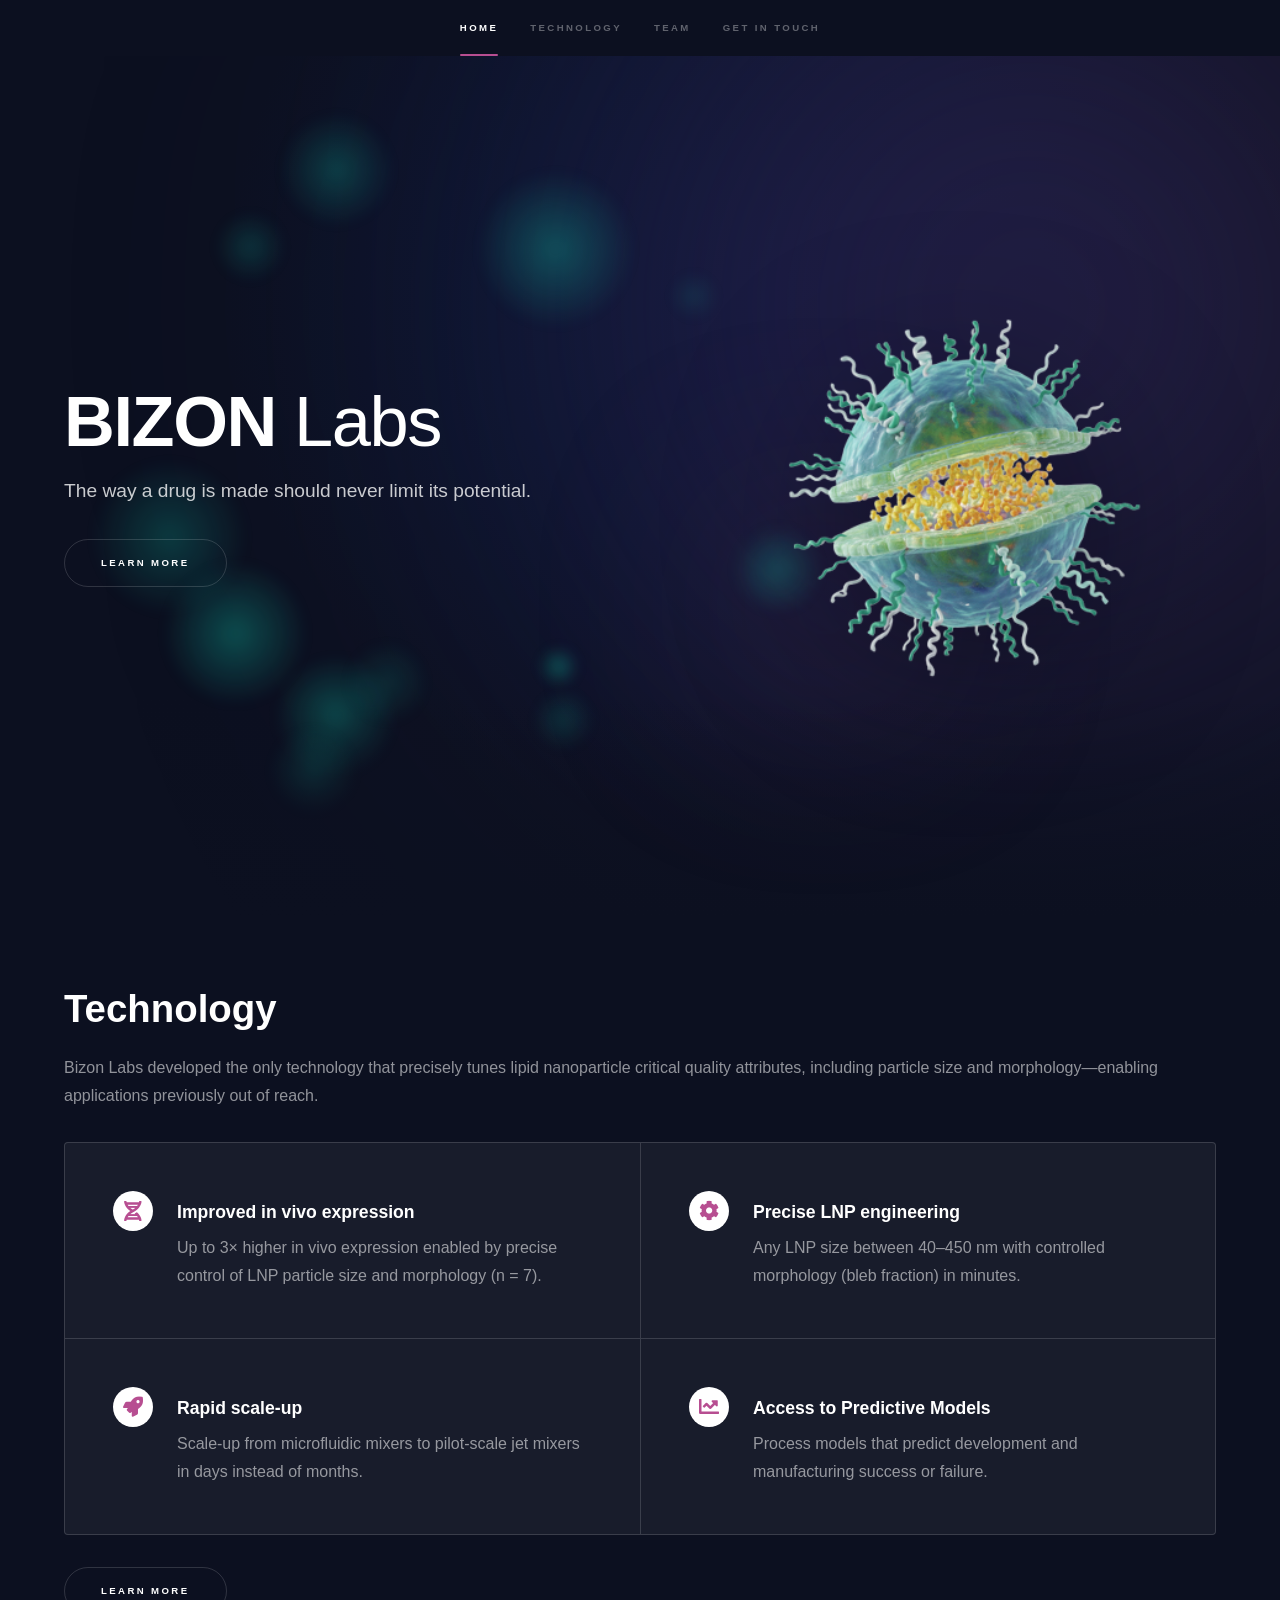
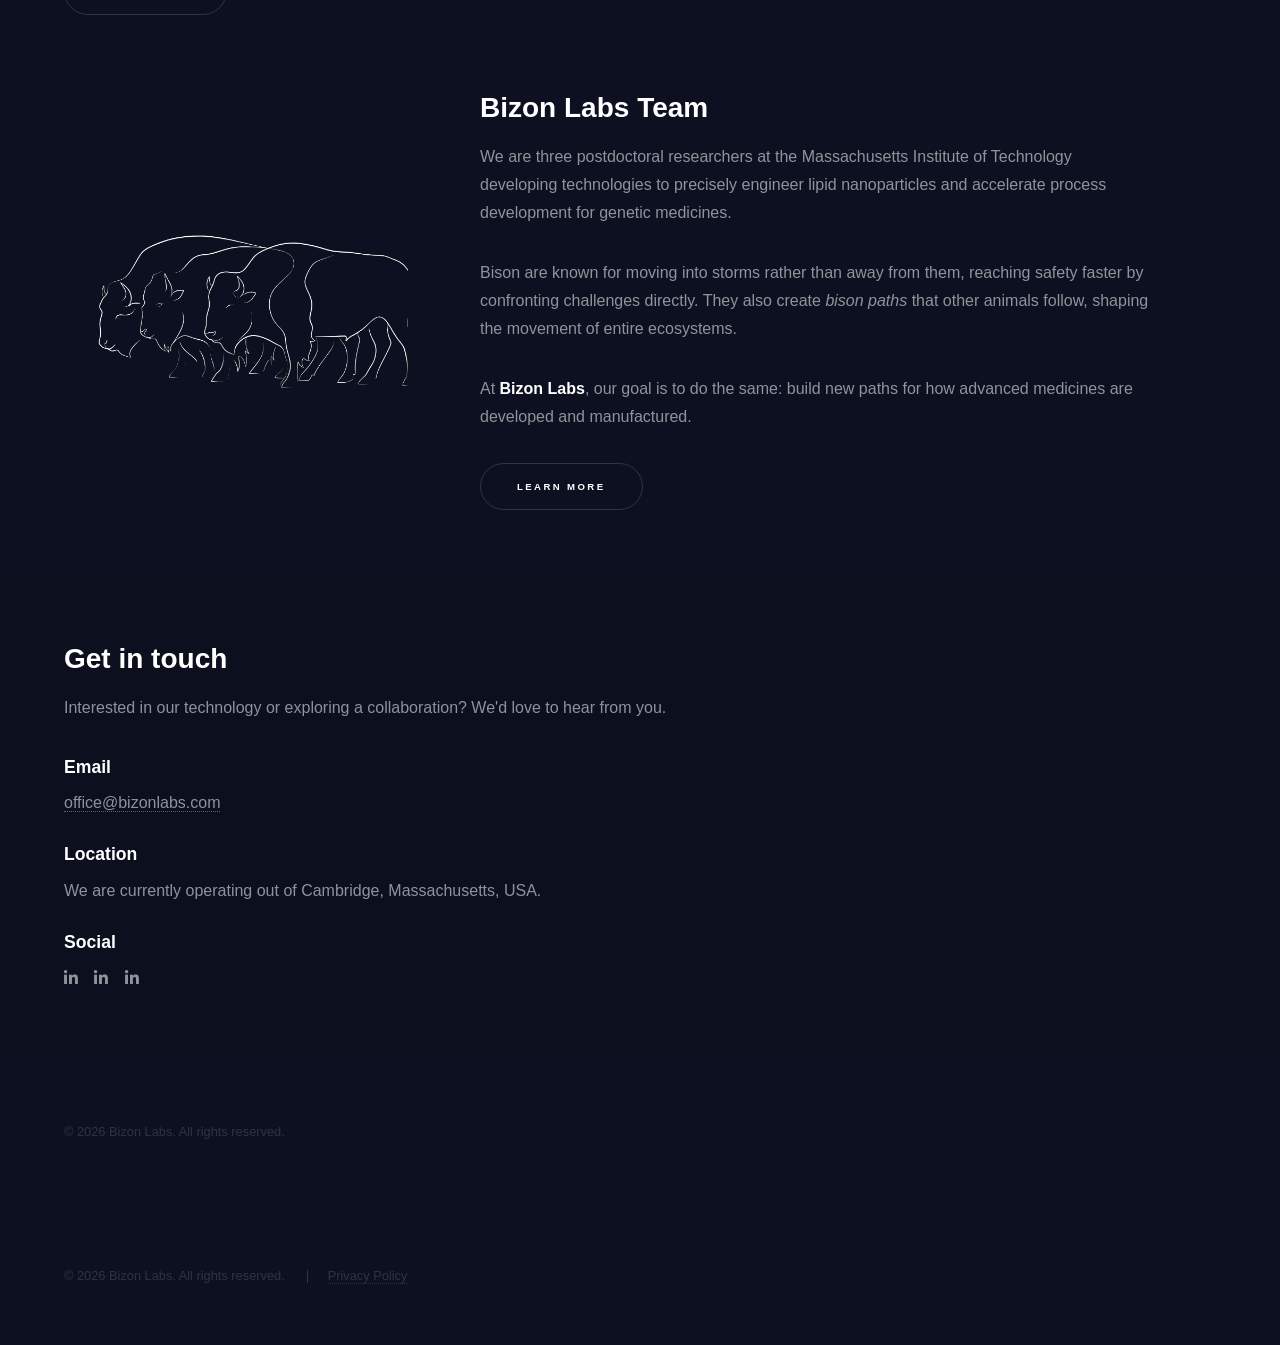
<file: index.html>
<!DOCTYPE HTML>

<html>
	<head>
		<title>Bizon Labs</title>
		<meta charset="utf-8" />
		<meta name="viewport" content="width=device-width, initial-scale=1, user-scalable=no" />
		<link rel="stylesheet" href="assets/css/main.css" />
		<noscript><link rel="stylesheet" href="assets/css/noscript.css" /></noscript>
	</head>
	<body class="is-preload">

		
		<!-- Sidebar -->
			<section id="sidebar">
				<div class="inner">
					<nav>
						<ul>
							<li><a href="#intro">Home</a></li>
							<li><a href="#one">Technology</a></li>
							<li><a href="#two">Team</a></li>
							<li><a href="#three">Get in touch</a></li>
						</ul>
					</nav>
				</div>
			</section>

		<!-- Wrapper -->
			<div id="wrapper">

				<!-- Intro -->
				<!-- Intro -->
				<section id="intro" class="wrapper style1 fullscreen fade-up">
					    <canvas id="particles" style="position:absolute;inset:0;width:100%;height:100%;pointer-events:none;z-index:0;"></canvas>
					
					<div class="inner hero">

						<div class="hero-copy">
							<h1><span class="brand">BIZON</span> Labs</h1>
							<p>The way a drug is made should never limit its potential.</p>
							<ul class="actions">
								<li><a href="#one" class="button scrolly">Learn more</a></li>
							</ul>
						</div>

						<div class="hero-visual">
							<img src="images/LNP.png" alt="Lipid nanoparticle illustration">
						</div>

					</div>
				</section>

					<!-- Two -->
					<section id="one" class="wrapper style3 fade-up">
						<div class="inner">
							<h2>Technology</h2>
							<p>Bizon Labs developed the only technology that precisely tunes lipid nanoparticle critical quality attributes, including particle size and morphology—enabling applications previously out of reach.</p>
							<div class="features">
								<section>
									<span class="icon solid major fa-dna"></span>
									<h3>Improved in vivo expression</h3>
    								<p>Up to 3× higher in vivo expression enabled by precise control of LNP particle size and morphology (n = 7).</p>
								</section>
								<section>
									<span class="icon solid major fa-cog"></span>
									<h3>Precise LNP engineering</h3>
  									<p>Any LNP size between 40–450 nm with controlled morphology (bleb fraction) in minutes.</p>
								</section>
								<section>
									<span class="icon solid major fa-rocket"></span>
									<h3>Rapid scale-up</h3>
    								<p>Scale-up from microfluidic mixers to pilot-scale jet mixers in days instead of months.</p>
								</section>
								<section>
									<span class="icon solid major fa-chart-line"></span>
									<h3>Access to Predictive Models</h3>
									<p>Process models that predict development and manufacturing success or failure.</p>								</section>
							</div>
							<ul class="actions">
								<li><a href="generic.html" class="button">Learn more</a></li>
							</ul>
						</div>
					</section>

				<!-- One -->
					<section id="two" class="wrapper style2 spotlights">
						<section>
							<a href="#" class="image"><img src="images/pic_bisons.png" alt="" data-position="center center" /></a>
							<div class="content">
								<div class="inner">
									<h2><span class="brand">Bizon</span> Labs Team</h2>
									<p>We are three postdoctoral researchers at the Massachusetts Institute of Technology developing technologies to precisely engineer lipid nanoparticles and accelerate process development for genetic medicines.</p>
									
									<p>
Bison are known for moving into storms rather than away from them, reaching safety faster by confronting challenges directly. They also create <em>bison paths</em> that other animals follow, shaping the movement of entire ecosystems.
</p>

<p>
At <strong>Bizon Labs</strong>, our goal is to do the same: build new paths for how advanced medicines are developed and manufactured.
</p>
									<ul class="actions">
										<li><a href="team.html" class="button">Learn more</a></li>
									</ul>
								</div>
							</div>
						</section>
						<!-- <section>
							<a href="#" class="image"><img src="images/pic03.jpg" alt="" data-position="25% 25%" /></a>
							<div class="content">
								<div class="inner">
									<h2>Ultricies aliquam</h2>
									<p>Phasellus convallis elit id ullamcorper pulvinar. Duis aliquam turpis mauris, eu ultricies erat malesuada quis. Aliquam dapibus.</p>
									<ul class="actions">
										<li><a href="generic.html" class="button">Learn more</a></li>
									</ul>
								</div>
							</div>
						</section>
					</section> -->

				

				<!-- Three -->
					<section id="three" class="wrapper style1 fade-up">
						<div class="inner">
    <h2>Get in touch</h2>
    <p>
        Interested in our technology or exploring a collaboration?
        We'd love to hear from you.
    </p>

    <ul class="contact">
        <li>
            <h3>Email</h3>
            <a href="mailto:office@bizonlabs.com">office@bizonlabs.com</a>
        </li>

        <li>
            <h3>Location</h3>
            <span>We are currently operating out of Cambridge, Massachusetts, USA. </span>
        </li>

        <li>
            <h3>Social</h3>
            <ul class="icons">
               <li><a href="" class="icon brands fa-linkedin-in"><span class="label">LinkedIn</span></a></li>
			   <li><a href="" class="icon brands fa-linkedin-in"><span class="label">LinkedIn</span></a></li>
			   <li><a href="" class="icon brands fa-linkedin-in"><span class="label">LinkedIn</span></a></li>

                <!-- <li><a href="https://github.com" class="icon brands fa-github"><span class="label">GitHub</span></a></li> -->
            </ul>
        </li>
    </ul>
</div>
					</section>

			</div>

		<!-- Footer -->
			<footer id="footer" class="wrapper style1-alt">
				<div class="inner">
					<ul class="menu">
						<li>&copy; 2026 Bizon Labs. All rights reserved.</li><li></a></li>
					</ul>
				</div>
			</footer>

		<!-- Scripts -->
			<script src="assets/js/jquery.min.js"></script>
			<script src="assets/js/jquery.scrollex.min.js"></script>
			<script src="assets/js/jquery.scrolly.min.js"></script>
			<script src="assets/js/browser.min.js"></script>
			<script src="assets/js/breakpoints.min.js"></script>
			<script src="assets/js/util.js"></script>
			<script src="assets/js/main.js"></script>


			<script>
const canvas = document.getElementById('particles');
const ctx    = canvas.getContext('2d');
let   W, H, lnps = [];

function resize() {
    W = canvas.width  = canvas.parentElement.offsetWidth;
    H = canvas.height = canvas.parentElement.offsetHeight;
}
function initLNPs(n) {
    lnps = [];
    for (let i = 0; i < n; i++) {
        lnps.push({
            x:  Math.random() * (W * 0.8) + (W * 0.1),
			y:  Math.random() * (H * 0.8) + (H * 0.1),
            r:  Math.random() * 60 + 20,
            vx: (Math.random() - .5) * .3,
            vy: (Math.random() - .5) * .18,
            a:  Math.random() * .25 + .1
        });
    }
}

function draw() {
    ctx.clearRect(0, 0, W, H);
    lnps.forEach(l => {
        l.x += l.vx; l.y += l.vy;
        if (l.x < -50)  l.x = W + 50;
        if (l.x > W+50) l.x = -50;
        if (l.y < -50)  l.y = H + 50;
        if (l.y > H+50) l.y = -50;

        ctx.save();
        ctx.filter = 'blur(6px)';
        const grad = ctx.createRadialGradient(l.x, l.y, 0, l.x, l.y, l.r);
        grad.addColorStop(0,   `rgba(14,207,176,${l.a})`);
        grad.addColorStop(0.5, `rgba(14,207,176,${l.a * .5})`);
        grad.addColorStop(1,   `rgba(14,207,176,0)`);
        ctx.beginPath();
        ctx.arc(l.x, l.y, l.r, 0, Math.PI * 2);
        ctx.fillStyle = grad;
        ctx.fill();
        ctx.restore();
    });
    requestAnimationFrame(draw);
}

if (window.innerWidth > 768) {
    window.addEventListener('resize', () => { resize(); initLNPs(12); });
    window.addEventListener('load', () => {
        resize();
        initLNPs(12);
        draw();
    });
}
</script>


<footer id="footer" class="wrapper style1-alt">
	<div class="inner">
		<ul class="menu">
			<li>&copy; 2026 Bizon Labs. All rights reserved.</li>
            <li><a href="privacy.html">Privacy Policy</a></li>
		</ul>
	</div>
</footer>


	</body>
</html>
</file>
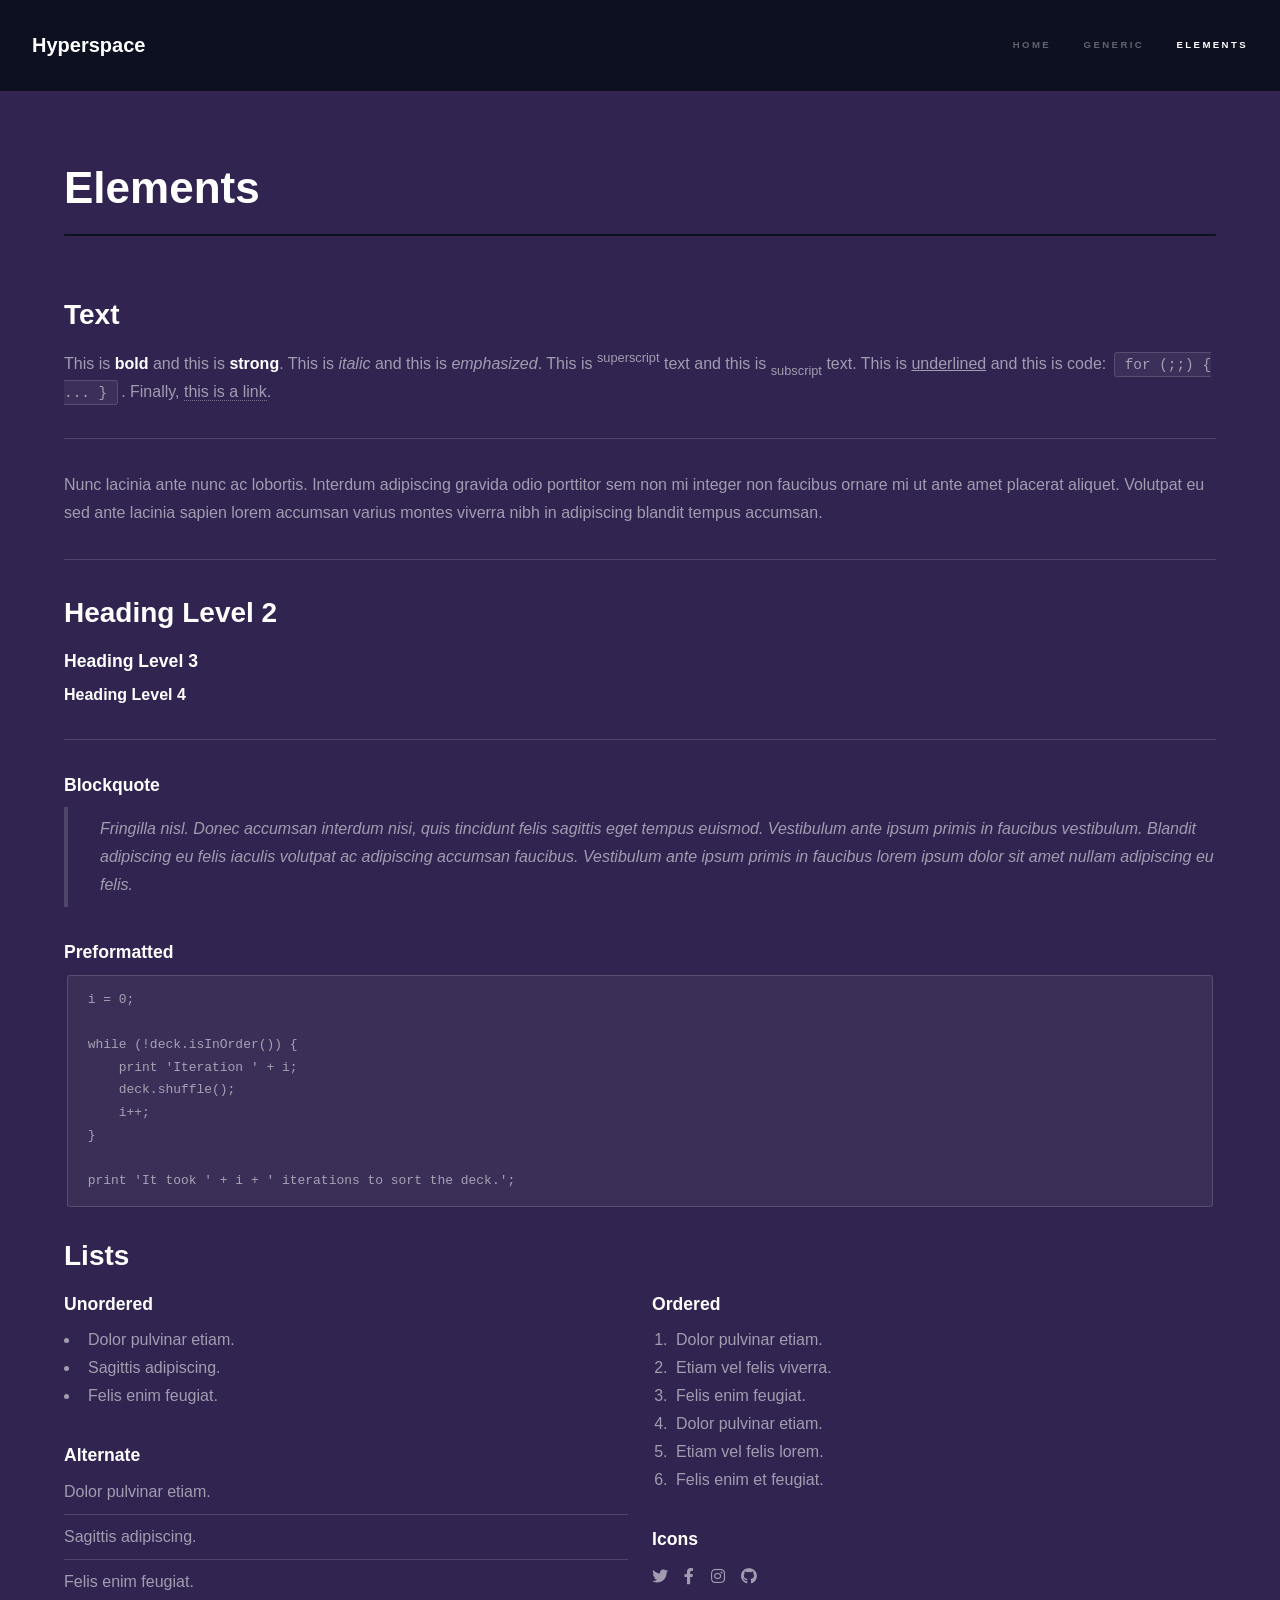
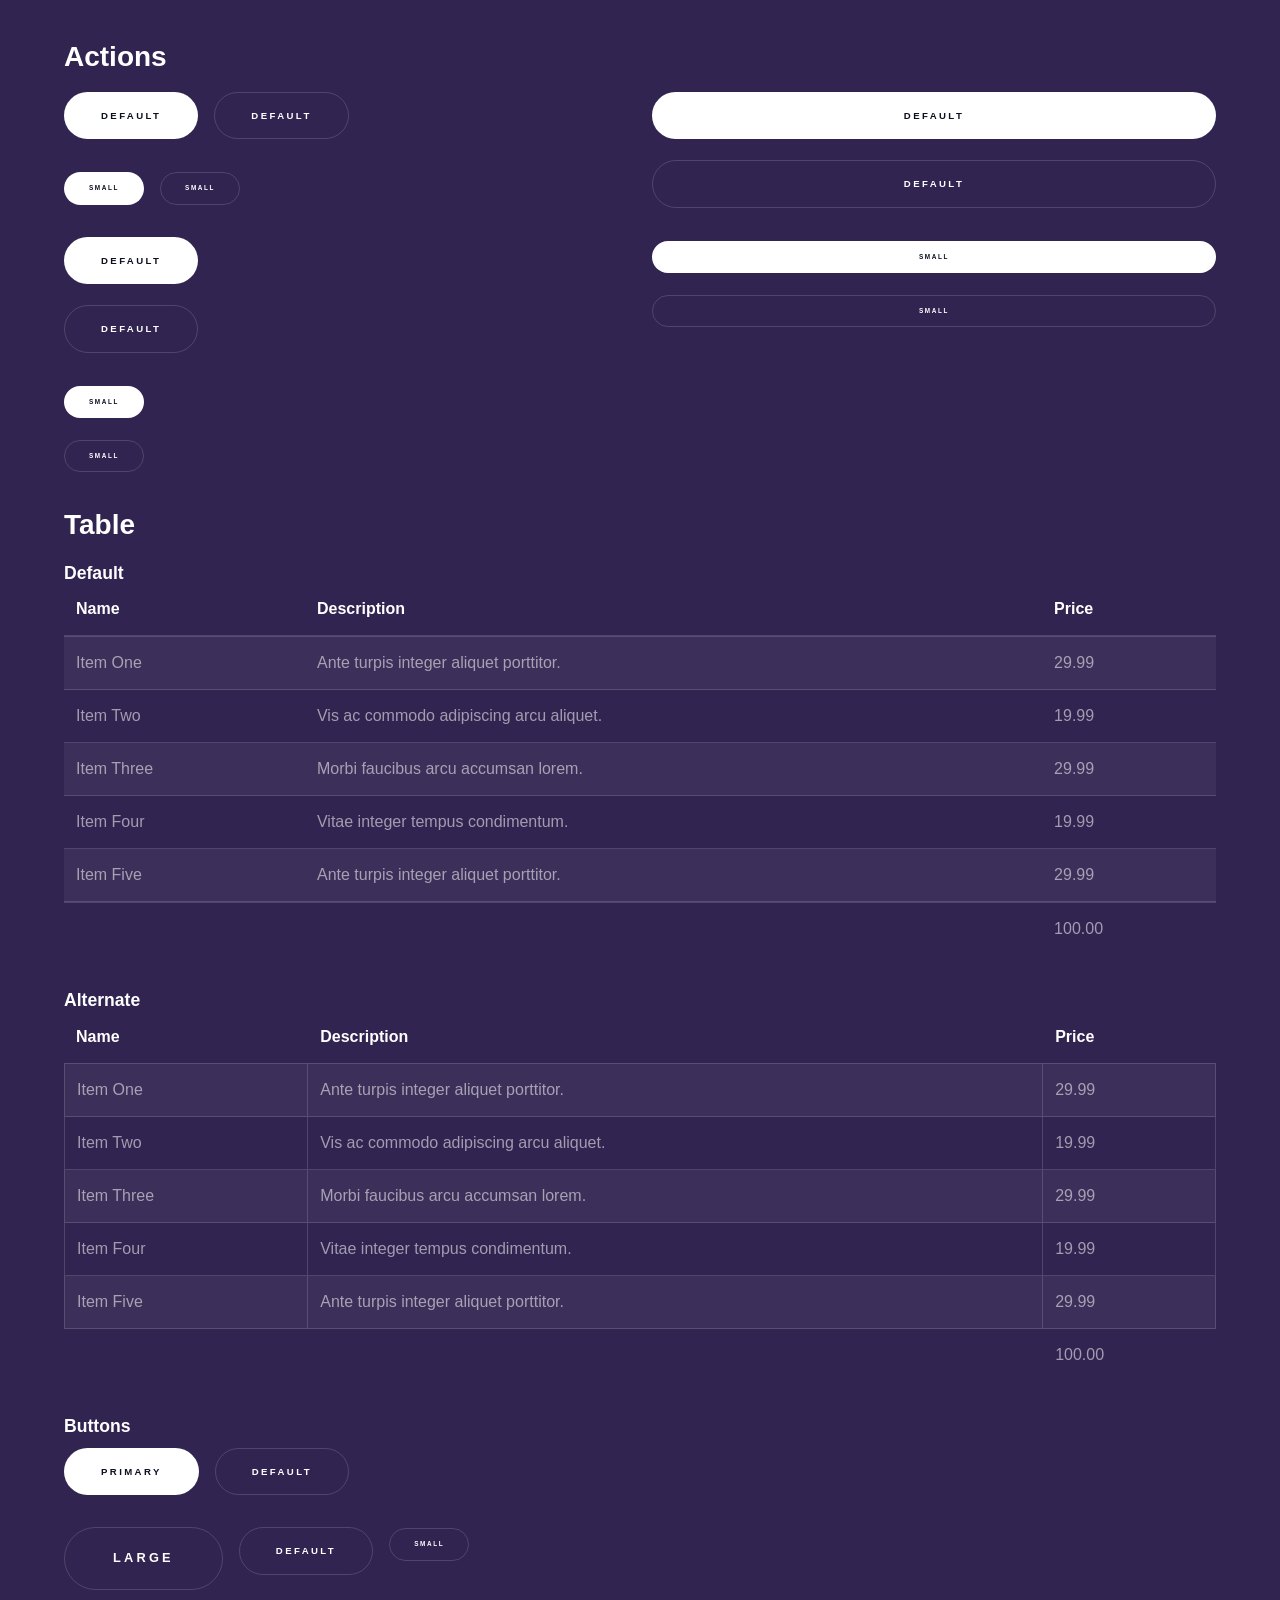
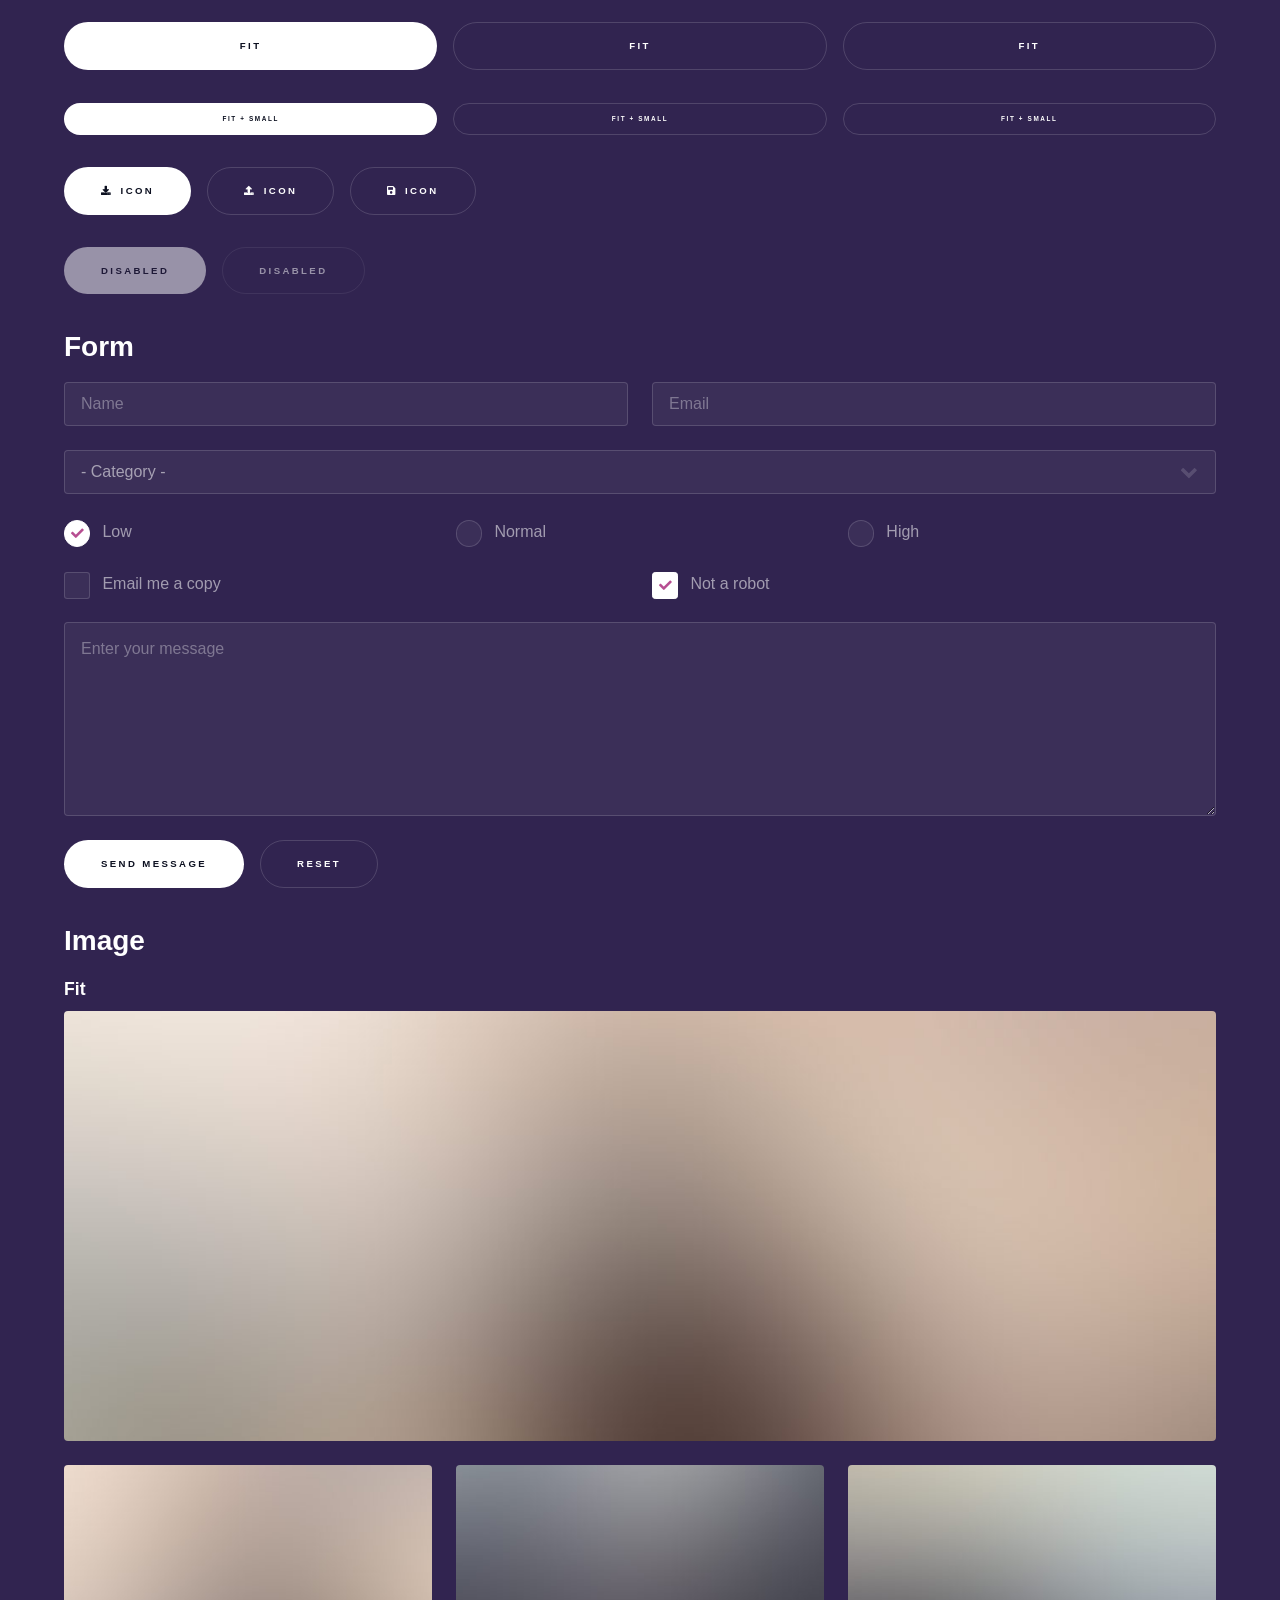
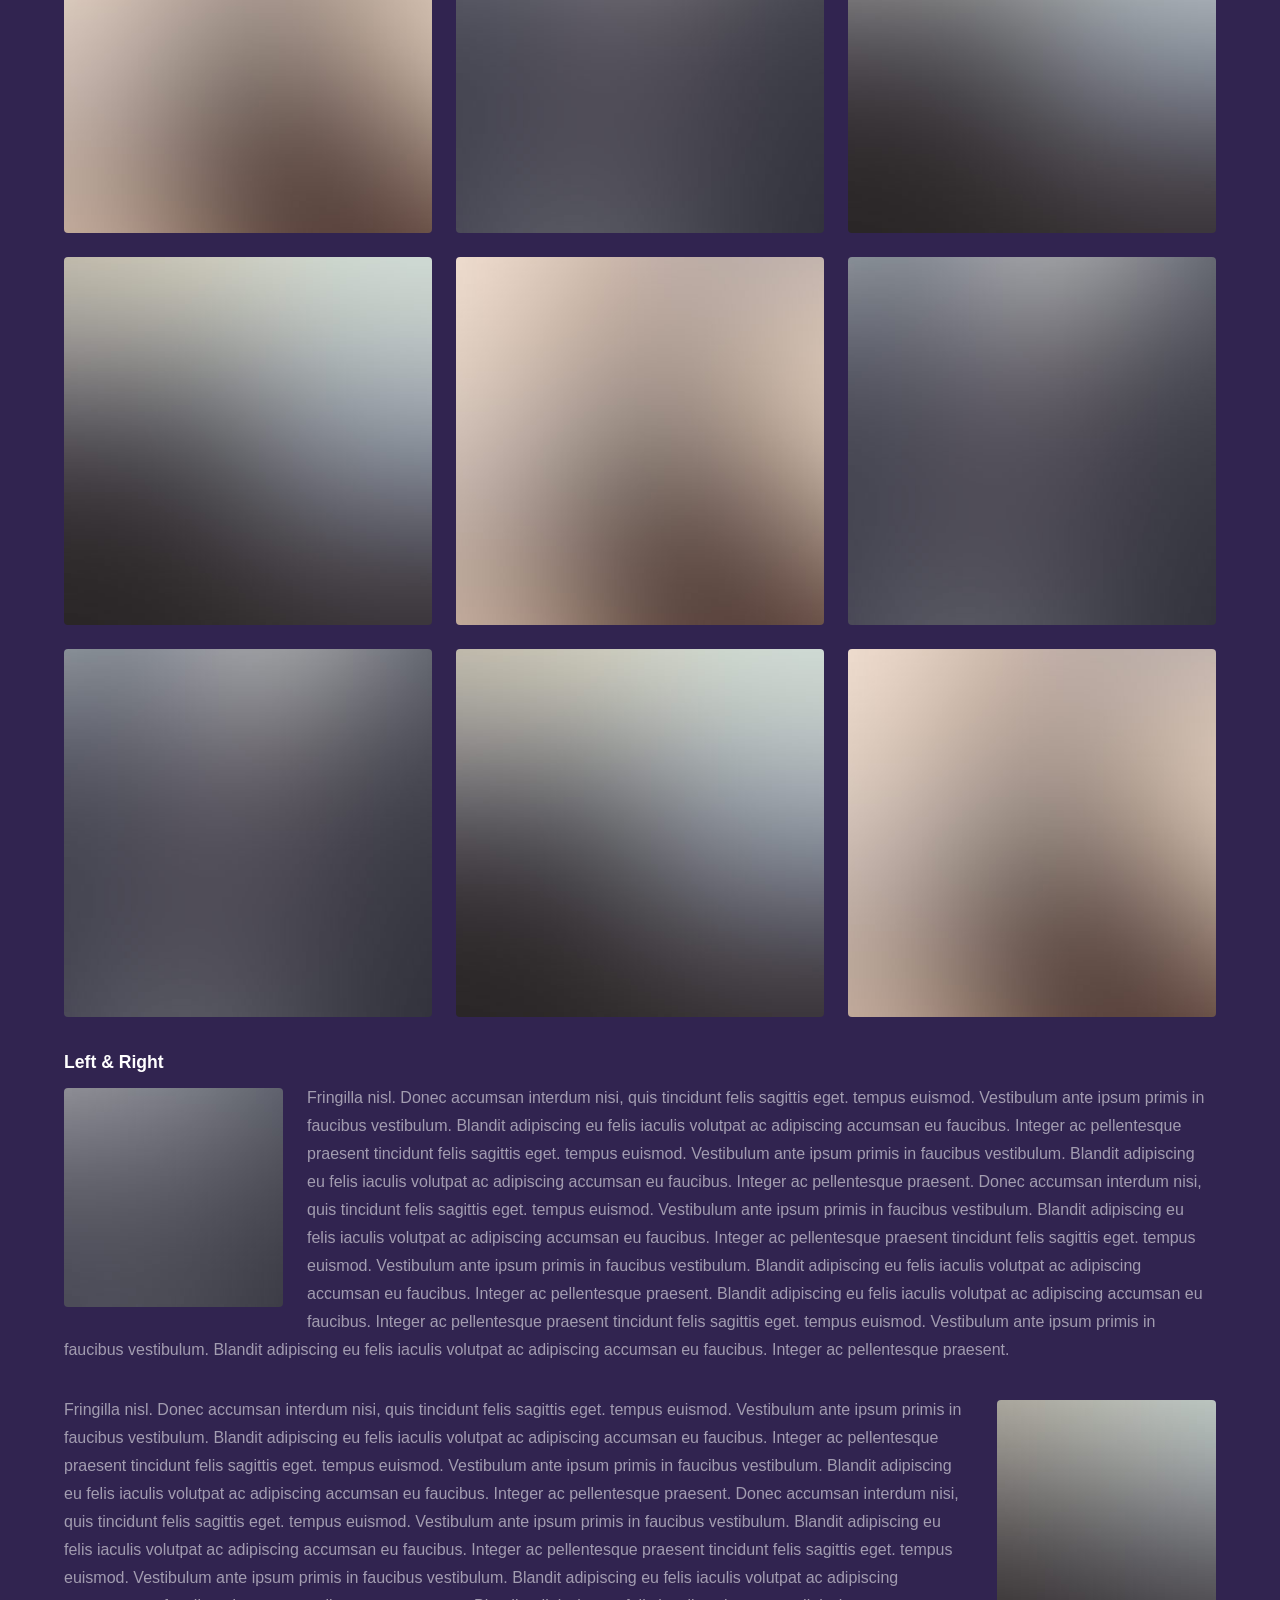
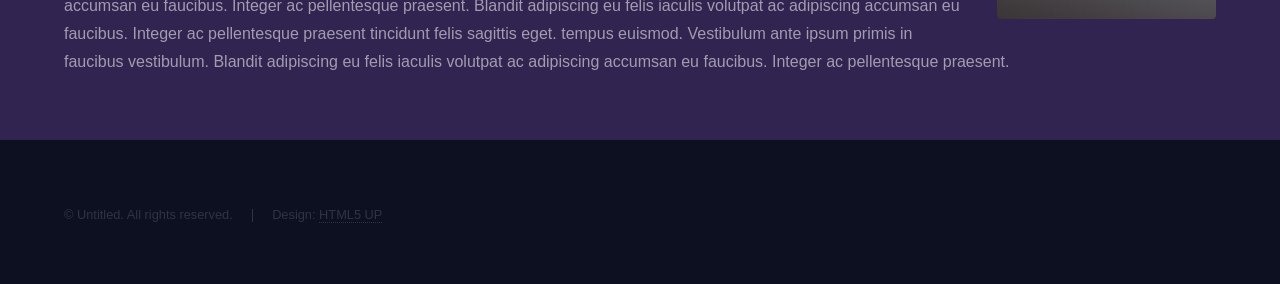
<file: elements.html>
<!DOCTYPE HTML>
<!--
	Hyperspace by HTML5 UP
	html5up.net | @ajlkn
	Free for personal and commercial use under the CCA 3.0 license (html5up.net/license)
-->
<html>
	<head>
		<title>Elements - Hyperspace by HTML5 UP</title>
		<meta charset="utf-8" />
		<meta name="viewport" content="width=device-width, initial-scale=1, user-scalable=no" />
		<link rel="stylesheet" href="assets/css/main.css" />
		<noscript><link rel="stylesheet" href="assets/css/noscript.css" /></noscript>
	</head>
	<body class="is-preload">

		<!-- Header -->
			<header id="header">
				<a href="index.html" class="title">Hyperspace</a>
				<nav>
					<ul>
						<li><a href="index.html">Home</a></li>
						<li><a href="generic.html">Generic</a></li>
						<li><a href="elements.html"  class="active">Elements</a></li>
					</ul>
				</nav>
			</header>

		<!-- Wrapper -->
			<div id="wrapper">

				<!-- Main -->
					<section id="main" class="wrapper">
						<div class="inner">
							<h1 class="major">Elements</h1>

							<!-- Text -->
								<section>
									<h2>Text</h2>
									<p>This is <b>bold</b> and this is <strong>strong</strong>. This is <i>italic</i> and this is <em>emphasized</em>.
									This is <sup>superscript</sup> text and this is <sub>subscript</sub> text.
									This is <u>underlined</u> and this is code: <code>for (;;) { ... }</code>. Finally, <a href="#">this is a link</a>.</p>
									<hr />
									<p>Nunc lacinia ante nunc ac lobortis. Interdum adipiscing gravida odio porttitor sem non mi integer non faucibus ornare mi ut ante amet placerat aliquet. Volutpat eu sed ante lacinia sapien lorem accumsan varius montes viverra nibh in adipiscing blandit tempus accumsan.</p>
									<hr />
									<h2>Heading Level 2</h2>
									<h3>Heading Level 3</h3>
									<h4>Heading Level 4</h4>
									<hr />
									<h3>Blockquote</h3>
									<blockquote>Fringilla nisl. Donec accumsan interdum nisi, quis tincidunt felis sagittis eget tempus euismod. Vestibulum ante ipsum primis in faucibus vestibulum. Blandit adipiscing eu felis iaculis volutpat ac adipiscing accumsan faucibus. Vestibulum ante ipsum primis in faucibus lorem ipsum dolor sit amet nullam adipiscing eu felis.</blockquote>
									<h3>Preformatted</h3>
									<pre><code>i = 0;

while (!deck.isInOrder()) {
    print 'Iteration ' + i;
    deck.shuffle();
    i++;
}

print 'It took ' + i + ' iterations to sort the deck.';</code></pre>
								</section>

							<!-- Lists -->
								<section>
									<h2>Lists</h2>
									<div class="row">
										<div class="col-6 col-12-medium">
											<h3>Unordered</h3>
											<ul>
												<li>Dolor pulvinar etiam.</li>
												<li>Sagittis adipiscing.</li>
												<li>Felis enim feugiat.</li>
											</ul>
											<h3>Alternate</h3>
											<ul class="alt">
												<li>Dolor pulvinar etiam.</li>
												<li>Sagittis adipiscing.</li>
												<li>Felis enim feugiat.</li>
											</ul>
										</div>
										<div class="col-6 col-12-medium">
											<h3>Ordered</h3>
											<ol>
												<li>Dolor pulvinar etiam.</li>
												<li>Etiam vel felis viverra.</li>
												<li>Felis enim feugiat.</li>
												<li>Dolor pulvinar etiam.</li>
												<li>Etiam vel felis lorem.</li>
												<li>Felis enim et feugiat.</li>
											</ol>
											<h3>Icons</h3>
											<ul class="icons">
												<li><a href="#" class="icon brands fa-twitter"><span class="label">Twitter</span></a></li>
												<li><a href="#" class="icon brands fa-facebook-f"><span class="label">Facebook</span></a></li>
												<li><a href="#" class="icon brands fa-instagram"><span class="label">Instagram</span></a></li>
												<li><a href="#" class="icon brands fa-github"><span class="label">Github</span></a></li>
											</ul>
										</div>
									</div>
									<h2>Actions</h2>
									<div class="row">
										<div class="col-6 col-12-medium">
											<ul class="actions">
												<li><a href="#" class="button primary">Default</a></li>
												<li><a href="#" class="button">Default</a></li>
											</ul>
											<ul class="actions small">
												<li><a href="#" class="button primary small">Small</a></li>
												<li><a href="#" class="button small">Small</a></li>
											</ul>
											<ul class="actions stacked">
												<li><a href="#" class="button primary">Default</a></li>
												<li><a href="#" class="button">Default</a></li>
											</ul>
											<ul class="actions stacked">
												<li><a href="#" class="button primary small">Small</a></li>
												<li><a href="#" class="button small">Small</a></li>
											</ul>
										</div>
										<div class="col-6 col-12-medium">
											<ul class="actions stacked">
												<li><a href="#" class="button primary fit">Default</a></li>
												<li><a href="#" class="button fit">Default</a></li>
											</ul>
											<ul class="actions stacked">
												<li><a href="#" class="button primary small fit">Small</a></li>
												<li><a href="#" class="button small fit">Small</a></li>
											</ul>
										</div>
									</div>
								</section>

							<!-- Table -->
								<section>
									<h2>Table</h2>
									<h3>Default</h3>
									<div class="table-wrapper">
										<table>
											<thead>
												<tr>
													<th>Name</th>
													<th>Description</th>
													<th>Price</th>
												</tr>
											</thead>
											<tbody>
												<tr>
													<td>Item One</td>
													<td>Ante turpis integer aliquet porttitor.</td>
													<td>29.99</td>
												</tr>
												<tr>
													<td>Item Two</td>
													<td>Vis ac commodo adipiscing arcu aliquet.</td>
													<td>19.99</td>
												</tr>
												<tr>
													<td>Item Three</td>
													<td> Morbi faucibus arcu accumsan lorem.</td>
													<td>29.99</td>
												</tr>
												<tr>
													<td>Item Four</td>
													<td>Vitae integer tempus condimentum.</td>
													<td>19.99</td>
												</tr>
												<tr>
													<td>Item Five</td>
													<td>Ante turpis integer aliquet porttitor.</td>
													<td>29.99</td>
												</tr>
											</tbody>
											<tfoot>
												<tr>
													<td colspan="2"></td>
													<td>100.00</td>
												</tr>
											</tfoot>
										</table>
									</div>

									<h3>Alternate</h3>
									<div class="table-wrapper">
										<table class="alt">
											<thead>
												<tr>
													<th>Name</th>
													<th>Description</th>
													<th>Price</th>
												</tr>
											</thead>
											<tbody>
												<tr>
													<td>Item One</td>
													<td>Ante turpis integer aliquet porttitor.</td>
													<td>29.99</td>
												</tr>
												<tr>
													<td>Item Two</td>
													<td>Vis ac commodo adipiscing arcu aliquet.</td>
													<td>19.99</td>
												</tr>
												<tr>
													<td>Item Three</td>
													<td> Morbi faucibus arcu accumsan lorem.</td>
													<td>29.99</td>
												</tr>
												<tr>
													<td>Item Four</td>
													<td>Vitae integer tempus condimentum.</td>
													<td>19.99</td>
												</tr>
												<tr>
													<td>Item Five</td>
													<td>Ante turpis integer aliquet porttitor.</td>
													<td>29.99</td>
												</tr>
											</tbody>
											<tfoot>
												<tr>
													<td colspan="2"></td>
													<td>100.00</td>
												</tr>
											</tfoot>
										</table>
									</div>
								</section>

							<!-- Buttons -->
								<section>
									<h3>Buttons</h3>
									<ul class="actions">
										<li><a href="#" class="button primary">Primary</a></li>
										<li><a href="#" class="button">Default</a></li>
									</ul>
									<ul class="actions">
										<li><a href="#" class="button large">Large</a></li>
										<li><a href="#" class="button">Default</a></li>
										<li><a href="#" class="button small">Small</a></li>
									</ul>
									<ul class="actions fit">
										<li><a href="#" class="button primary fit">Fit</a></li>
										<li><a href="#" class="button fit">Fit</a></li>
										<li><a href="#" class="button fit">Fit</a></li>
									</ul>
									<ul class="actions fit small">
										<li><a href="#" class="button primary fit small">Fit + Small</a></li>
										<li><a href="#" class="button fit small">Fit + Small</a></li>
										<li><a href="#" class="button fit small">Fit + Small</a></li>
									</ul>
									<ul class="actions">
										<li><a href="#" class="button primary icon solid fa-download">Icon</a></li>
										<li><a href="#" class="button icon solid fa-upload">Icon</a></li>
										<li><a href="#" class="button icon solid fa-save">Icon</a></li>
									</ul>
									<ul class="actions">
										<li><span class="button primary disabled">Disabled</span></li>
										<li><span class="button disabled">Disabled</span></li>
									</ul>
								</section>

							<!-- Form -->
								<section>
									<h2>Form</h2>
									<form method="post" action="#">
										<div class="row gtr-uniform">
											<div class="col-6 col-12-xsmall">
												<input type="text" name="demo-name" id="demo-name" value="" placeholder="Name" />
											</div>
											<div class="col-6 col-12-xsmall">
												<input type="email" name="demo-email" id="demo-email" value="" placeholder="Email" />
											</div>
											<div class="col-12">
												<select name="demo-category" id="demo-category">
													<option value="">- Category -</option>
													<option value="1">Manufacturing</option>
													<option value="1">Shipping</option>
													<option value="1">Administration</option>
													<option value="1">Human Resources</option>
												</select>
											</div>
											<div class="col-4 col-12-small">
												<input type="radio" id="demo-priority-low" name="demo-priority" checked>
												<label for="demo-priority-low">Low</label>
											</div>
											<div class="col-4 col-12-small">
												<input type="radio" id="demo-priority-normal" name="demo-priority">
												<label for="demo-priority-normal">Normal</label>
											</div>
											<div class="col-4 col-12-small">
												<input type="radio" id="demo-priority-high" name="demo-priority">
												<label for="demo-priority-high">High</label>
											</div>
											<div class="col-6 col-12-small">
												<input type="checkbox" id="demo-copy" name="demo-copy">
												<label for="demo-copy">Email me a copy</label>
											</div>
											<div class="col-6 col-12-small">
												<input type="checkbox" id="demo-human" name="demo-human" checked>
												<label for="demo-human">Not a robot</label>
											</div>
											<div class="col-12">
												<textarea name="demo-message" id="demo-message" placeholder="Enter your message" rows="6"></textarea>
											</div>
											<div class="col-12">
												<ul class="actions">
													<li><input type="submit" value="Send Message" class="primary" /></li>
													<li><input type="reset" value="Reset" /></li>
												</ul>
											</div>
										</div>
									</form>
								</section>

							<!-- Image -->
								<section>
									<h2>Image</h2>
									<h3>Fit</h3>
									<div class="box alt">
										<div class="row gtr-uniform">
											<div class="col-12"><span class="image fit"><img src="images/pic04.jpg" alt="" /></span></div>
											<div class="col-4"><span class="image fit"><img src="images/pic01.jpg" alt="" /></span></div>
											<div class="col-4"><span class="image fit"><img src="images/pic02.jpg" alt="" /></span></div>
											<div class="col-4"><span class="image fit"><img src="images/pic03.jpg" alt="" /></span></div>
											<div class="col-4"><span class="image fit"><img src="images/pic03.jpg" alt="" /></span></div>
											<div class="col-4"><span class="image fit"><img src="images/pic01.jpg" alt="" /></span></div>
											<div class="col-4"><span class="image fit"><img src="images/pic02.jpg" alt="" /></span></div>
											<div class="col-4"><span class="image fit"><img src="images/pic02.jpg" alt="" /></span></div>
											<div class="col-4"><span class="image fit"><img src="images/pic03.jpg" alt="" /></span></div>
											<div class="col-4"><span class="image fit"><img src="images/pic01.jpg" alt="" /></span></div>
										</div>
									</div>
									<h3>Left &amp; Right</h3>
									<p><span class="image left"><img src="images/pic05.jpg" alt="" /></span>Fringilla nisl. Donec accumsan interdum nisi, quis tincidunt felis sagittis eget. tempus euismod. Vestibulum ante ipsum primis in faucibus vestibulum. Blandit adipiscing eu felis iaculis volutpat ac adipiscing accumsan eu faucibus. Integer ac pellentesque praesent tincidunt felis sagittis eget. tempus euismod. Vestibulum ante ipsum primis in faucibus vestibulum. Blandit adipiscing eu felis iaculis volutpat ac adipiscing accumsan eu faucibus. Integer ac pellentesque praesent. Donec accumsan interdum nisi, quis tincidunt felis sagittis eget. tempus euismod. Vestibulum ante ipsum primis in faucibus vestibulum. Blandit adipiscing eu felis iaculis volutpat ac adipiscing accumsan eu faucibus. Integer ac pellentesque praesent tincidunt felis sagittis eget. tempus euismod. Vestibulum ante ipsum primis in faucibus vestibulum. Blandit adipiscing eu felis iaculis volutpat ac adipiscing accumsan eu faucibus. Integer ac pellentesque praesent. Blandit adipiscing eu felis iaculis volutpat ac adipiscing accumsan eu faucibus. Integer ac pellentesque praesent tincidunt felis sagittis eget. tempus euismod. Vestibulum ante ipsum primis in faucibus vestibulum. Blandit adipiscing eu felis iaculis volutpat ac adipiscing accumsan eu faucibus. Integer ac pellentesque praesent.</p>
									<p><span class="image right"><img src="images/pic06.jpg" alt="" /></span>Fringilla nisl. Donec accumsan interdum nisi, quis tincidunt felis sagittis eget. tempus euismod. Vestibulum ante ipsum primis in faucibus vestibulum. Blandit adipiscing eu felis iaculis volutpat ac adipiscing accumsan eu faucibus. Integer ac pellentesque praesent tincidunt felis sagittis eget. tempus euismod. Vestibulum ante ipsum primis in faucibus vestibulum. Blandit adipiscing eu felis iaculis volutpat ac adipiscing accumsan eu faucibus. Integer ac pellentesque praesent. Donec accumsan interdum nisi, quis tincidunt felis sagittis eget. tempus euismod. Vestibulum ante ipsum primis in faucibus vestibulum. Blandit adipiscing eu felis iaculis volutpat ac adipiscing accumsan eu faucibus. Integer ac pellentesque praesent tincidunt felis sagittis eget. tempus euismod. Vestibulum ante ipsum primis in faucibus vestibulum. Blandit adipiscing eu felis iaculis volutpat ac adipiscing accumsan eu faucibus. Integer ac pellentesque praesent. Blandit adipiscing eu felis iaculis volutpat ac adipiscing accumsan eu faucibus. Integer ac pellentesque praesent tincidunt felis sagittis eget. tempus euismod. Vestibulum ante ipsum primis in faucibus vestibulum. Blandit adipiscing eu felis iaculis volutpat ac adipiscing accumsan eu faucibus. Integer ac pellentesque praesent.</p>
								</section>

						</div>
					</section>

			</div>

		<!-- Footer -->
			<footer id="footer" class="wrapper alt">
				<div class="inner">
					<ul class="menu">
						<li>&copy; Untitled. All rights reserved.</li><li>Design: <a href="http://html5up.net">HTML5 UP</a></li>
					</ul>
				</div>
			</footer>

		<!-- Scripts -->
			<script src="assets/js/jquery.min.js"></script>
			<script src="assets/js/jquery.scrollex.min.js"></script>
			<script src="assets/js/jquery.scrolly.min.js"></script>
			<script src="assets/js/browser.min.js"></script>
			<script src="assets/js/breakpoints.min.js"></script>
			<script src="assets/js/util.js"></script>
			<script src="assets/js/main.js"></script>

	</body>
</html>
</file>
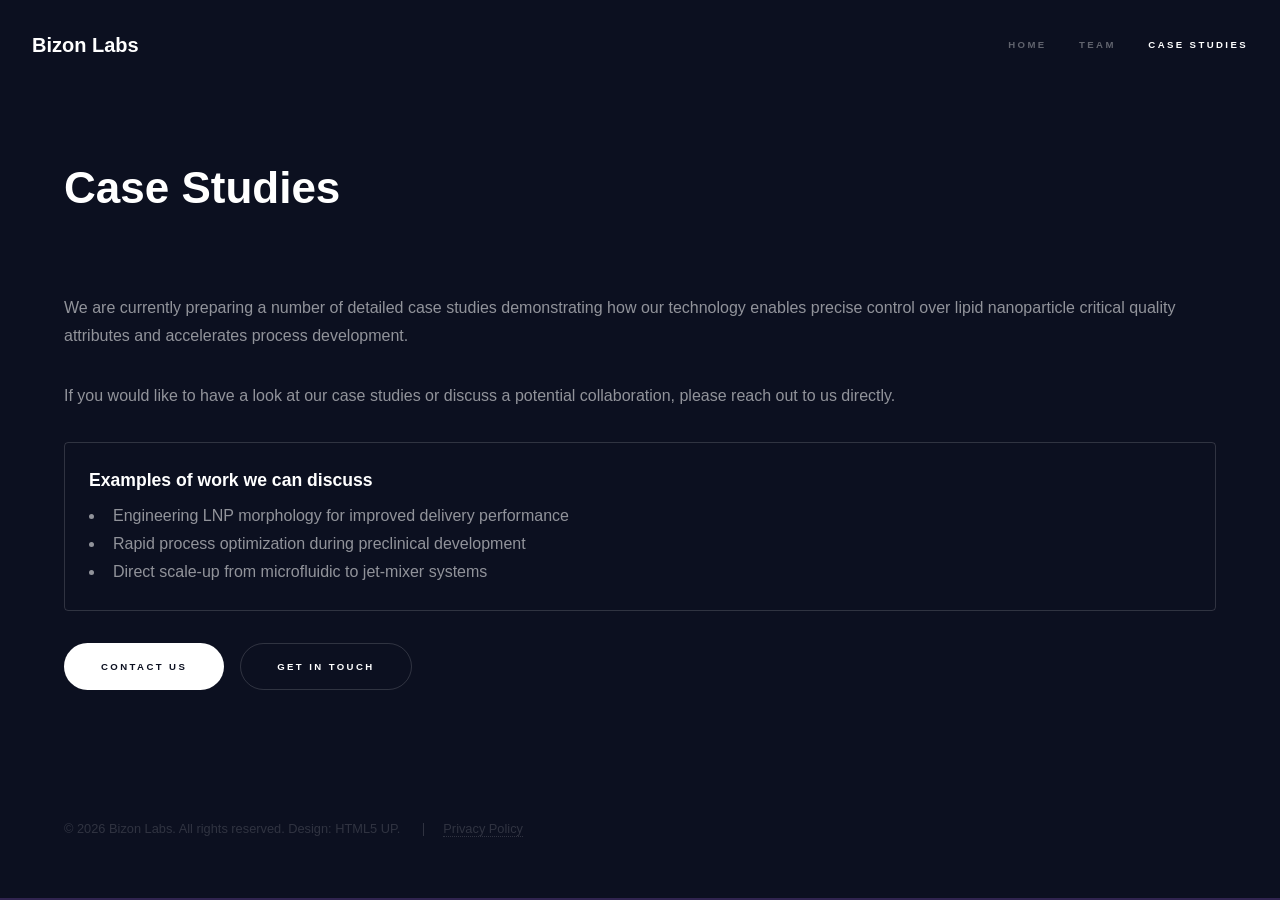
<file: generic.html>
<!DOCTYPE HTML>
<html>
	<head>
		<title>Bizon Labs — Case Studies</title>
		<meta charset="utf-8" />
		<meta name="viewport" content="width=device-width, initial-scale=1, user-scalable=no" />
		<link rel="stylesheet" href="assets/css/main.css" />
		<noscript><link rel="stylesheet" href="assets/css/noscript.css" /></noscript>
	</head>
	<body class="is-preload">

		<!-- Header -->
			<header id="header">
				<a href="index.html" class="title">Bizon Labs</a>
				<nav>
					<ul>
						<li><a href="index.html">Home</a></li>
						<li><a href="team.html">Team</a></li>
						<li><a href="case-studies.html" class="active">Case Studies</a></li>
					</ul>
				</nav>
			</header>

		<!-- Wrapper -->
			<div id="wrapper">

				<!-- Main -->
					<section id="main" class="wrapper style1 fade-up">
						<div class="inner">
							<h1 class="major">Case Studies</h1>

							<p>
								We are currently preparing a number of detailed case studies demonstrating how our
								technology enables precise control over lipid nanoparticle critical quality attributes
								and accelerates process development.
							</p>

							<p>
								If you would like to have a look at our case studies or discuss a potential collaboration,
								please reach out to us directly.
							</p>

							<div class="box">
								<h3>Examples of work we can discuss</h3>
								<ul>
									<li>Engineering LNP morphology for improved delivery performance</li>
									<li>Rapid process optimization during preclinical development</li>
									<li>Direct scale-up from microfluidic to jet-mixer systems</li>
								</ul>
							</div>

							<ul class="actions">
								<li><a href="mailto:devos@mit.edu" class="button primary">Contact us</a></li>
								<li><a href="index.html#three" class="button">Get in touch</a></li>
							</ul>
						</div>
					</section>

			</div>



		<!-- Scripts -->
			<script src="assets/js/jquery.min.js"></script>
			<script src="assets/js/jquery.scrollex.min.js"></script>
			<script src="assets/js/jquery.scrolly.min.js"></script>
			<script src="assets/js/browser.min.js"></script>
			<script src="assets/js/breakpoints.min.js"></script>
			<script src="assets/js/util.js"></script>
			<script src="assets/js/main.js"></script>


<footer id="footer" class="wrapper style1-alt">
	<div class="inner">
		<ul class="menu">
			<li>&copy; 2026 Bizon Labs. All rights reserved. Design: HTML5 UP.</li>
            <li><a href="privacy.html">Privacy Policy</a></li>
		</ul>
	</div>
</footer>



	</body>
</html>
</file>
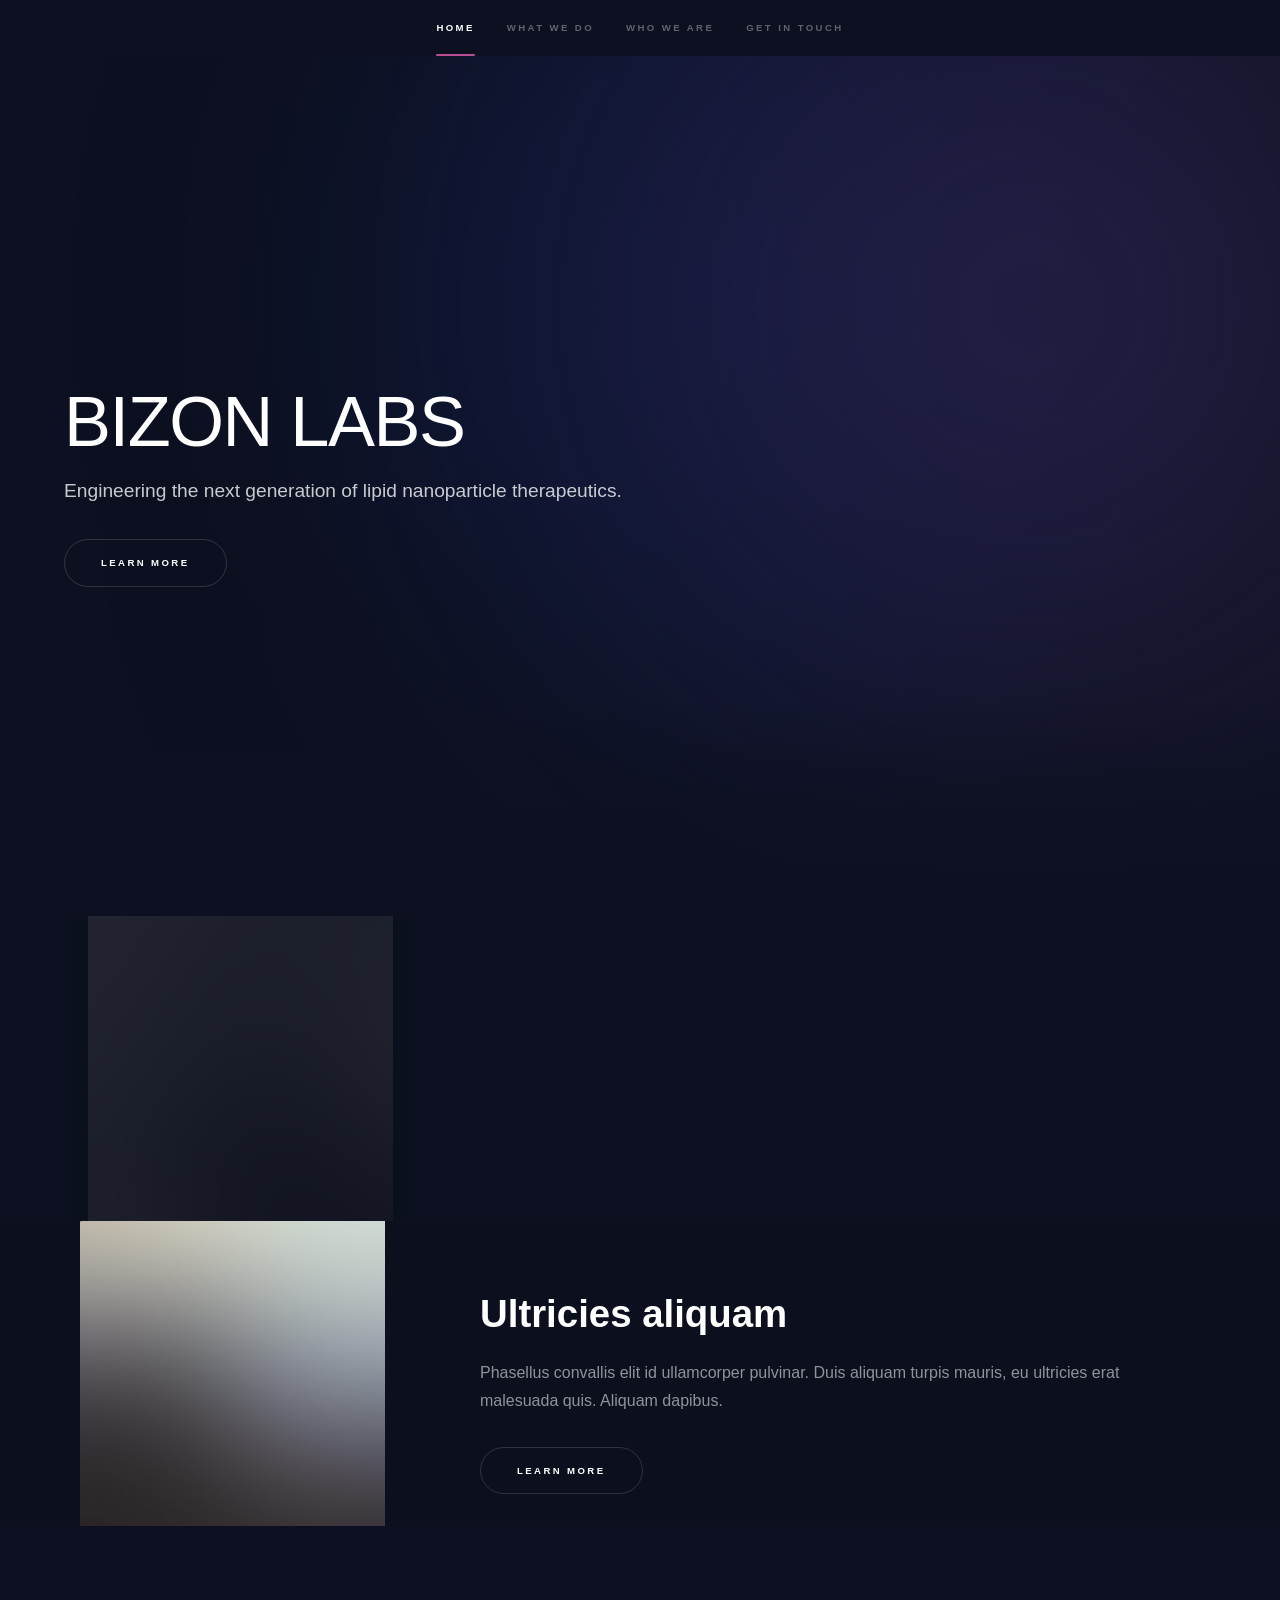
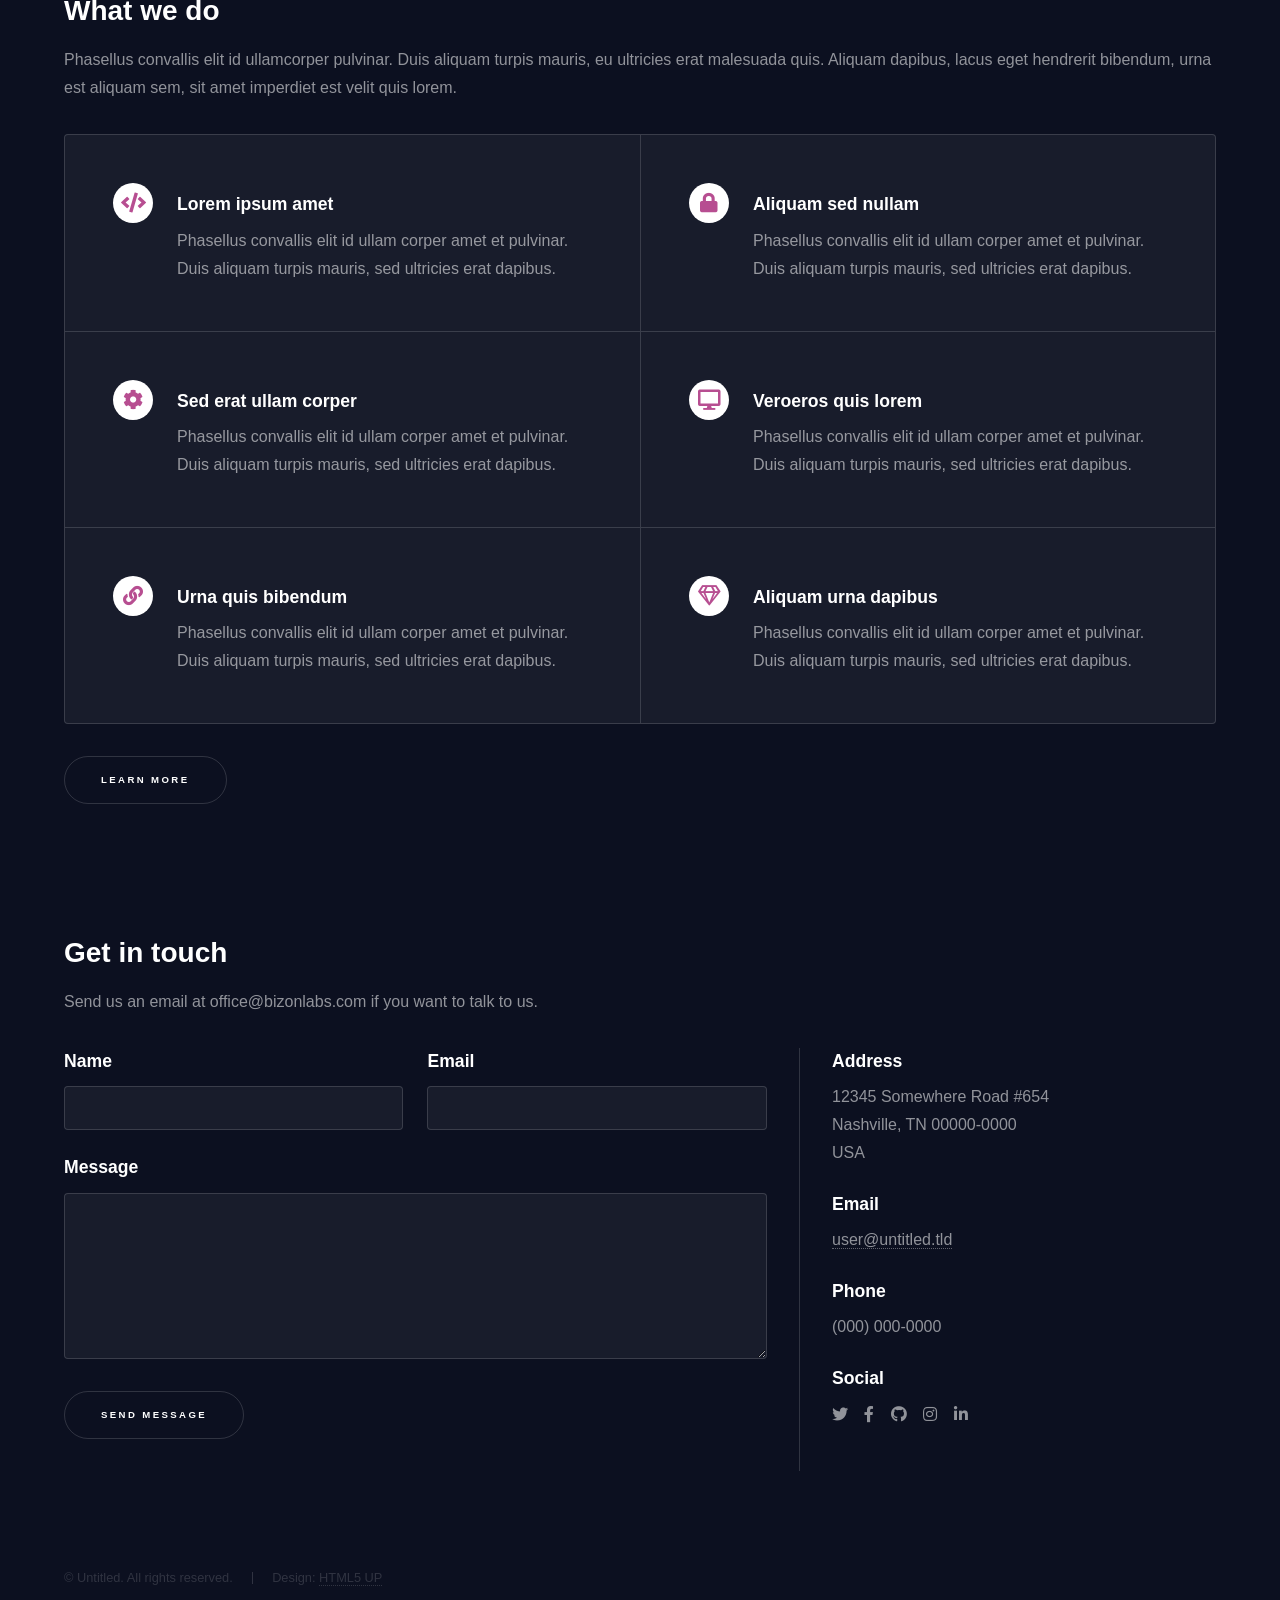
<file: index_old.html>
<!DOCTYPE HTML>
<!--
	Hyperspace by HTML5 UP
	html5up.net | @ajlkn
	Free for personal and commercial use under the CCA 3.0 license (html5up.net/license)
-->
<html>
	<head>
		<title>Hyperspace by HTML5 UP</title>
		<meta charset="utf-8" />
		<meta name="viewport" content="width=device-width, initial-scale=1, user-scalable=no" />
		<link rel="stylesheet" href="assets/css/main.css" />
		<noscript><link rel="stylesheet" href="assets/css/noscript.css" /></noscript>
	</head>
	<body class="is-preload">

		<!-- Sidebar -->
			<section id="sidebar">
				<div class="inner">
					<nav>
						<ul>
							<li><a href="#intro">Home</a></li>
							<li><a href="#one">What we do</a></li>
							<li><a href="#two">Who we are</a></li>
							<li><a href="#three">Get in touch</a></li>
						</ul>
					</nav>
				</div>
			</section>

		<!-- Wrapper -->
			<div id="wrapper">

				<!-- Intro -->
					<section id="intro" class="wrapper style1 fullscreen fade-up">
						<div class="inner">
							<h1>BIZON LABS</h1>
							<p>Engineering the next generation of lipid nanoparticle therapeutics.</p>
							<ul class="actions">
								<li><a href="#one" class="button scrolly">Learn more</a></li>
							</ul>
						</div>
					</section>

				<!-- One -->
					<section id="one" class="wrapper style2 spotlights">
						<section>
							<a href="#" class="image"><img src="images/pic01.jpg" alt="" data-position="center center" /></a>
							<div class="content">
								<div class="inner">
									<h2>Technology</h2>
									<p>The only technology to precisely tune lipid nanoparticle quality attributes, like particle size and shape.</p>
									<ul class="actions">
										<li><a href="generic.html" class="button">Learn more</a></li>
									</ul>
								</div>
							</div>
						</section>
						<section>
							<a href="#" class="image"><img src="images/pic03.jpg" alt="" data-position="25% 25%" /></a>
							<div class="content">
								<div class="inner">
									<h2>Ultricies aliquam</h2>
									<p>Phasellus convallis elit id ullamcorper pulvinar. Duis aliquam turpis mauris, eu ultricies erat malesuada quis. Aliquam dapibus.</p>
									<ul class="actions">
										<li><a href="generic.html" class="button">Learn more</a></li>
									</ul>
								</div>
							</div>
						</section>
					</section>

				<!-- Two -->
					<section id="two" class="wrapper style3 fade-up">
						<div class="inner">
							<h2>What we do</h2>
							<p>Phasellus convallis elit id ullamcorper pulvinar. Duis aliquam turpis mauris, eu ultricies erat malesuada quis. Aliquam dapibus, lacus eget hendrerit bibendum, urna est aliquam sem, sit amet imperdiet est velit quis lorem.</p>
							<div class="features">
								<section>
									<span class="icon solid major fa-code"></span>
									<h3>Lorem ipsum amet</h3>
									<p>Phasellus convallis elit id ullam corper amet et pulvinar. Duis aliquam turpis mauris, sed ultricies erat dapibus.</p>
								</section>
								<section>
									<span class="icon solid major fa-lock"></span>
									<h3>Aliquam sed nullam</h3>
									<p>Phasellus convallis elit id ullam corper amet et pulvinar. Duis aliquam turpis mauris, sed ultricies erat dapibus.</p>
								</section>
								<section>
									<span class="icon solid major fa-cog"></span>
									<h3>Sed erat ullam corper</h3>
									<p>Phasellus convallis elit id ullam corper amet et pulvinar. Duis aliquam turpis mauris, sed ultricies erat dapibus.</p>
								</section>
								<section>
									<span class="icon solid major fa-desktop"></span>
									<h3>Veroeros quis lorem</h3>
									<p>Phasellus convallis elit id ullam corper amet et pulvinar. Duis aliquam turpis mauris, sed ultricies erat dapibus.</p>
								</section>
								<section>
									<span class="icon solid major fa-link"></span>
									<h3>Urna quis bibendum</h3>
									<p>Phasellus convallis elit id ullam corper amet et pulvinar. Duis aliquam turpis mauris, sed ultricies erat dapibus.</p>
								</section>
								<section>
									<span class="icon major fa-gem"></span>
									<h3>Aliquam urna dapibus</h3>
									<p>Phasellus convallis elit id ullam corper amet et pulvinar. Duis aliquam turpis mauris, sed ultricies erat dapibus.</p>
								</section>
							</div>
							<ul class="actions">
								<li><a href="generic.html" class="button">Learn more</a></li>
							</ul>
						</div>
					</section>

				<!-- Three -->
					<section id="three" class="wrapper style1 fade-up">
						<div class="inner">
							<h2>Get in touch</h2>
							<p>Send us an email at office@bizonlabs.com if you want to talk to us.</p>
							<div class="split style1">
								<section>
									<form method="post" action="#">
										<div class="fields">
											<div class="field half">
												<label for="name">Name</label>
												<input type="text" name="name" id="name" />
											</div>
											<div class="field half">
												<label for="email">Email</label>
												<input type="text" name="email" id="email" />
											</div>
											<div class="field">
												<label for="message">Message</label>
												<textarea name="message" id="message" rows="5"></textarea>
											</div>
										</div>
										<ul class="actions">
											<li><a href="" class="button submit">Send Message</a></li>
										</ul>
									</form>
								</section>
								<section>
									<ul class="contact">
										<li>
											<h3>Address</h3>
											<span>12345 Somewhere Road #654<br />
											Nashville, TN 00000-0000<br />
											USA</span>
										</li>
										<li>
											<h3>Email</h3>
											<a href="#">user@untitled.tld</a>
										</li>
										<li>
											<h3>Phone</h3>
											<span>(000) 000-0000</span>
										</li>
										<li>
											<h3>Social</h3>
											<ul class="icons">
												<li><a href="#" class="icon brands fa-twitter"><span class="label">Twitter</span></a></li>
												<li><a href="#" class="icon brands fa-facebook-f"><span class="label">Facebook</span></a></li>
												<li><a href="#" class="icon brands fa-github"><span class="label">GitHub</span></a></li>
												<li><a href="#" class="icon brands fa-instagram"><span class="label">Instagram</span></a></li>
												<li><a href="#" class="icon brands fa-linkedin-in"><span class="label">LinkedIn</span></a></li>
											</ul>
										</li>
									</ul>
								</section>
							</div>
						</div>
					</section>

			</div>

		<!-- Footer -->
			<footer id="footer" class="wrapper style1-alt">
				<div class="inner">
					<ul class="menu">
						<li>&copy; Untitled. All rights reserved.</li><li>Design: <a href="http://html5up.net">HTML5 UP</a></li>
					</ul>
				</div>
			</footer>

		<!-- Scripts -->
			<script src="assets/js/jquery.min.js"></script>
			<script src="assets/js/jquery.scrollex.min.js"></script>
			<script src="assets/js/jquery.scrolly.min.js"></script>
			<script src="assets/js/browser.min.js"></script>
			<script src="assets/js/breakpoints.min.js"></script>
			<script src="assets/js/util.js"></script>
			<script src="assets/js/main.js"></script>

	</body>
</html>
</file>
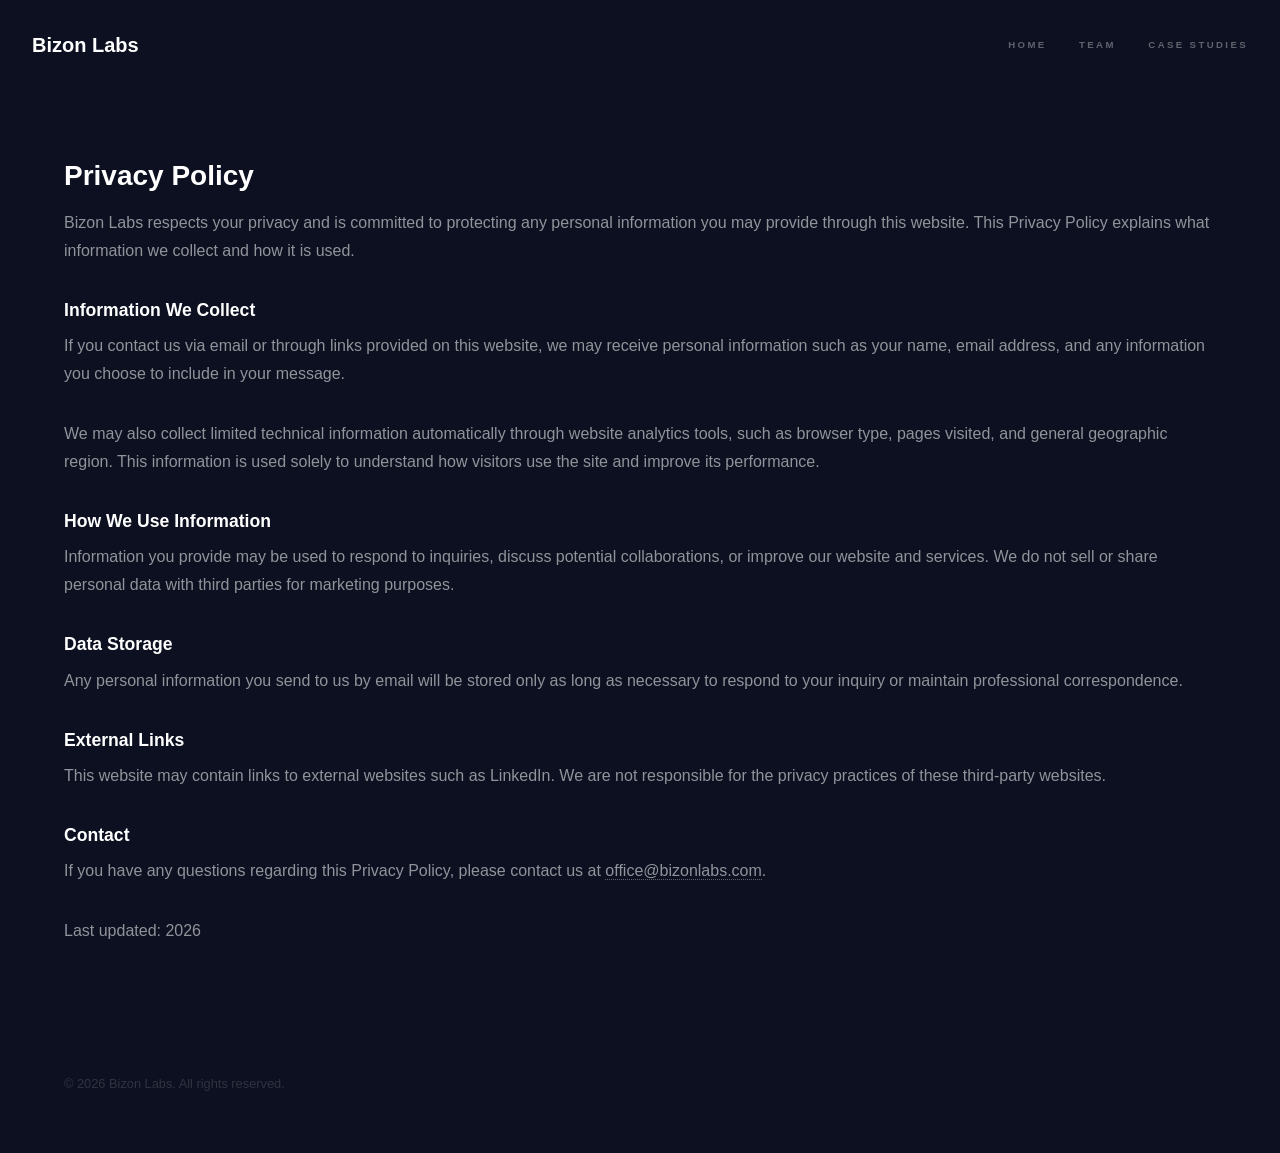
<file: privacy.html>
<!DOCTYPE HTML>
<html>
<head>
	<title>Bizon Labs — Privacy Policy</title>
	<meta charset="utf-8" />
	<meta name="viewport" content="width=device-width, initial-scale=1, user-scalable=no" />
	<link rel="stylesheet" href="assets/css/main.css" />
</head>

<body>

<header id="header">
	<a href="index.html" class="title">Bizon Labs</a>
	<nav>
		<ul>
			<li><a href="index.html">Home</a></li>
			<li><a href="team.html">Team</a></li>
			<li><a href="case-studies.html">Case Studies</a></li>
		</ul>
	</nav>
</header>

<div id="wrapper">

<section class="wrapper style2 fade-up">
	<div class="inner section-copy">

		<h2>Privacy Policy</h2>

		<p>
		Bizon Labs respects your privacy and is committed to protecting any personal information you may provide through this website.
		This Privacy Policy explains what information we collect and how it is used.
		</p>

		<h3>Information We Collect</h3>

		<p>
		If you contact us via email or through links provided on this website, we may receive personal information such as your name,
		email address, and any information you choose to include in your message.
		</p>

		<p>
		We may also collect limited technical information automatically through website analytics tools,
		such as browser type, pages visited, and general geographic region.
		This information is used solely to understand how visitors use the site and improve its performance.
		</p>

		<h3>How We Use Information</h3>

		<p>
		Information you provide may be used to respond to inquiries, discuss potential collaborations,
		or improve our website and services.
		We do not sell or share personal data with third parties for marketing purposes.
		</p>

		<h3>Data Storage</h3>

		<p>
		Any personal information you send to us by email will be stored only as long as necessary
		to respond to your inquiry or maintain professional correspondence.
		</p>

		<h3>External Links</h3>

		<p>
		This website may contain links to external websites such as LinkedIn.
		We are not responsible for the privacy practices of these third-party websites.
		</p>

		<h3>Contact</h3>

		<p>
		If you have any questions regarding this Privacy Policy,
		please contact us at
		<a href="mailto:office@bizonlabs.com">office@bizonlabs.com</a>.
		</p>

		<p>
		Last updated: 2026
		</p>

	</div>
</section>

</div>

<footer id="footer" class="wrapper style1-alt">
	<div class="inner">
		<ul class="menu">
			<li>&copy; 2026 Bizon Labs. All rights reserved.</li>
		</ul>
	</div>
</footer>

<script src="assets/js/jquery.min.js"></script>
<script src="assets/js/main.js"></script>

	</body>
</html>
</file>
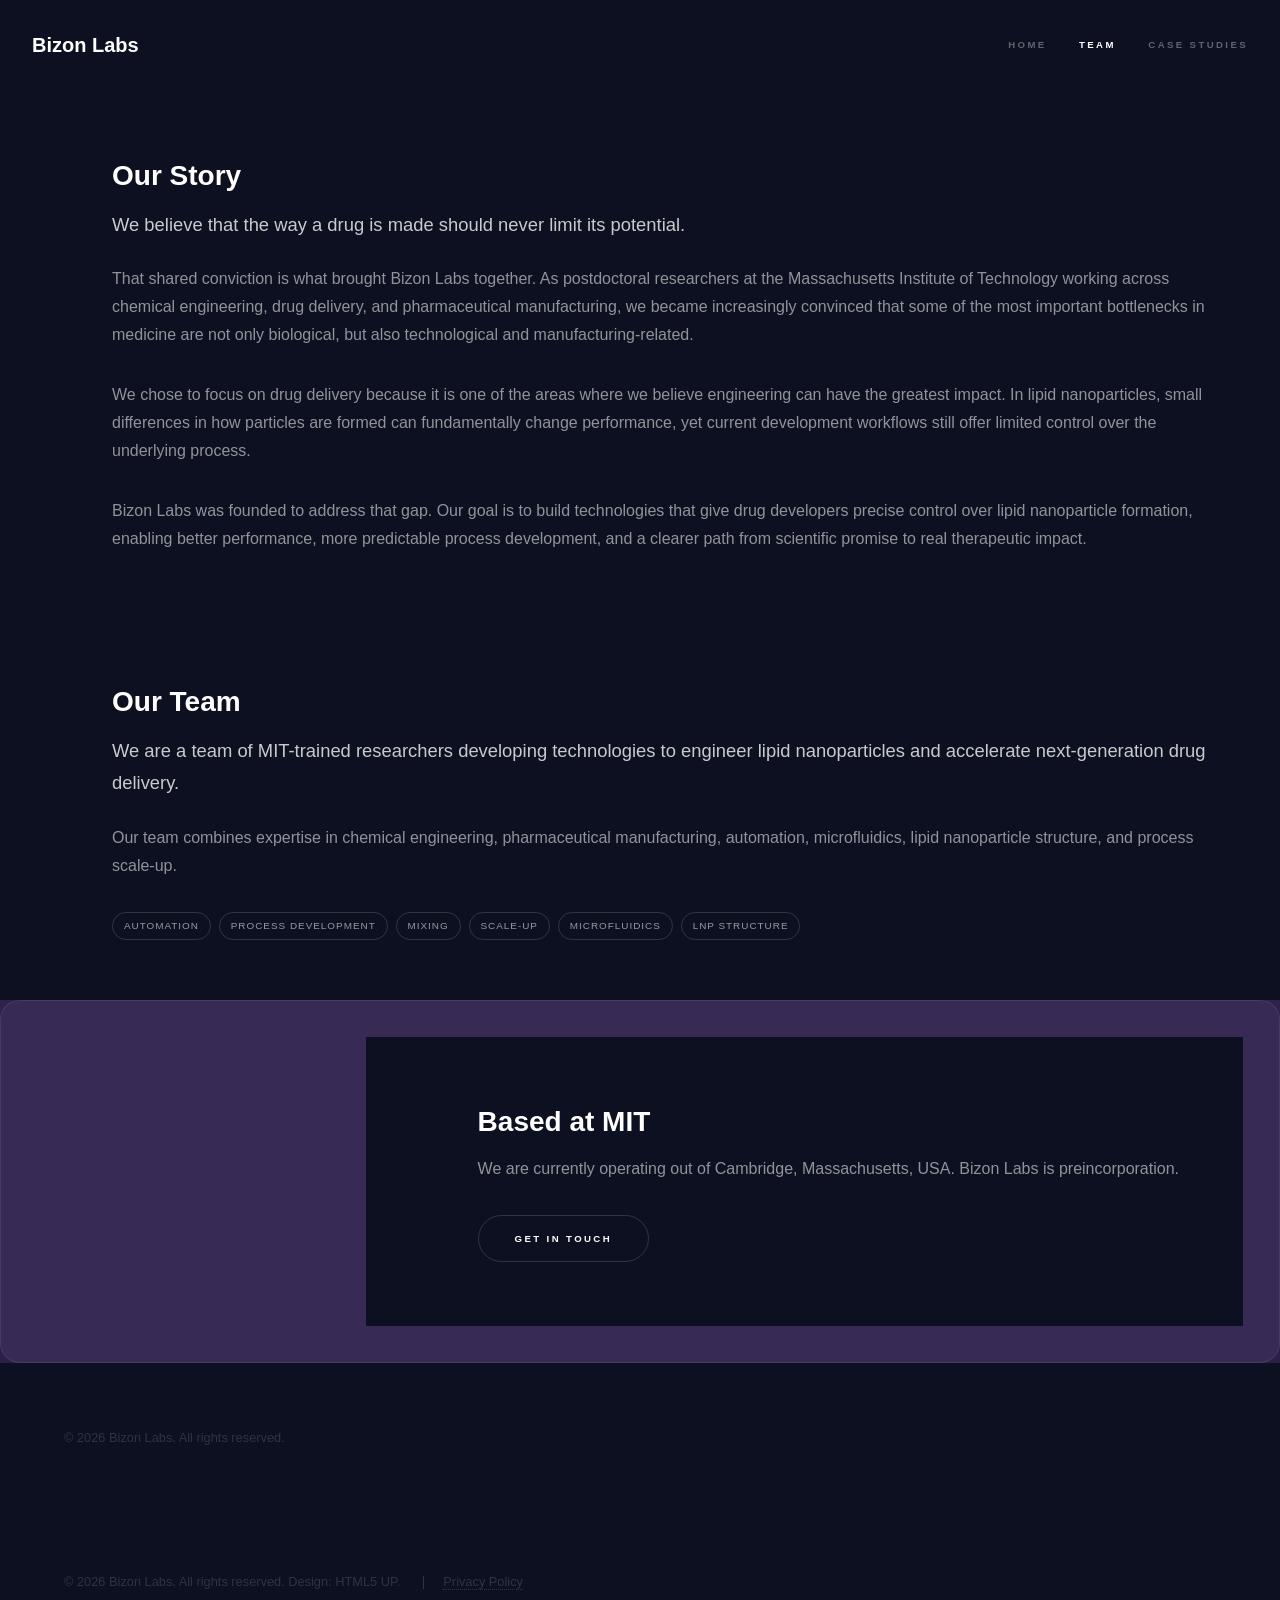
<file: team.html>
<!DOCTYPE HTML>
<html>
<head>
	<title>Bizon Labs — Team</title>
	<meta charset="utf-8" />
	<meta name="viewport" content="width=device-width, initial-scale=1, user-scalable=no" />
	<link rel="stylesheet" href="assets/css/main.css" />
	<noscript><link rel="stylesheet" href="assets/css/noscript.css" /></noscript>
</head>
<body class="is-preload">

	<!-- Header -->
	<header id="header">
		<a href="index.html" class="title">Bizon Labs</a>
		<nav>
			<ul>
				<li><a href="index.html">Home</a></li>
				<li><a href="team.html" class="active">Team</a></li>
				<li><a href="case-studies.html">Case Studies</a></li>
			</ul>
		</nav>
	</header>

	<!-- Wrapper -->
	<div id="wrapper">

		<!-- Story -->
		<section id="story" class="wrapper style2 fade-up">
			<div class="inner section-copy">
				<h2>Our Story</h2>

				<p class="lead">
					We believe that the way a drug is made should never limit its potential.
				</p>

				<p>
					That shared conviction is what brought Bizon Labs together. As postdoctoral researchers at the Massachusetts Institute of Technology working across chemical engineering, drug delivery, and pharmaceutical manufacturing, we became increasingly convinced that some of the most important bottlenecks in medicine are not only biological, but also technological and manufacturing-related.
				</p>

				<p>
					We chose to focus on drug delivery because it is one of the areas where we believe engineering can have the greatest impact. In lipid nanoparticles, small differences in how particles are formed can fundamentally change performance, yet current development workflows still offer limited control over the underlying process.
				</p>

				<p>
					Bizon Labs was founded to address that gap. Our goal is to build technologies that give drug developers precise control over lipid nanoparticle formation, enabling better performance, more predictable process development, and a clearer path from scientific promise to real therapeutic impact.
				</p>
			</div>
		</section>

		<!-- Team -->
<!-- Team -->
<section id="team" class="wrapper style2 fade-up">
	<div class="inner section-copy">
		<h2>Our Team</h2>

		<p class="lead">
			We are a team of MIT-trained researchers developing technologies to engineer lipid nanoparticles and accelerate next-generation drug delivery.
		</p>

		<p>
			Our team combines expertise in chemical engineering, pharmaceutical manufacturing, automation, microfluidics, lipid nanoparticle structure, and process scale-up.
		</p>

		<div class="team-tags">
			<span>Automation</span>
			<span>Process development</span>
			<span>Mixing</span>
			<span>Scale-up</span>
			<span>Microfluidics</span>
			<span>LNP structure</span>
		</div>
	</div>
</section>

<div class="team-grid">

	<article class="team-card">






		
						
						


		<!-- Location -->
		<section id="location" class="wrapper style3 fade-up">
			<div class="inner section-copy">
				<h2>Based at MIT</h2>

				<p>
					We are currently operating out of Cambridge, Massachusetts, USA. Bizon Labs is preincorporation.
				</p>

				<ul class="actions">
					<li><a href="index.html#three" class="button">Get in touch</a></li>
				</ul>
			</div>
		</section>

	</div>

	<!-- Footer -->
	<footer id="footer" class="wrapper style1-alt">
		<div class="inner">
			<ul class="menu">
				<li>&copy; 2026 Bizon Labs. All rights reserved.</li>
			</ul>
		</div>
	</footer>

	<script src="assets/js/jquery.min.js"></script>
	<script src="assets/js/jquery.scrollex.min.js"></script>
	<script src="assets/js/jquery.scrolly.min.js"></script>
	<script src="assets/js/browser.min.js"></script>
	<script src="assets/js/breakpoints.min.js"></script>
	<script src="assets/js/util.js"></script>
	<script src="assets/js/main.js"></script>


<footer id="footer" class="wrapper style1-alt">
	<div class="inner">
		<ul class="menu">
			<li>&copy; 2026 Bizon Labs. All rights reserved. Design: HTML5 UP.</li>
            <li><a href="privacy.html">Privacy Policy</a></li>
		</ul>
	</div>
</footer>



</body>
</html>
</file>
<file: assets/css/noscript.css>
/*
	Hyperspace by HTML5 UP
	html5up.net | @ajlkn
	Free for personal and commercial use under the CCA 3.0 license (html5up.net/license)
*/

/* Spotlights */

	.spotlights > section > .image:before {
		opacity: 0 !important;
	}

	.spotlights > section > .content > .inner {
		-moz-transform: none !important;
		-webkit-transform: none !important;
		-ms-transform: none !important;
		transform: none !important;
		opacity: 1 !important;
	}

/* Wrapper */

	.wrapper > .inner {
		opacity: 1 !important;
		-moz-transform: none !important;
		-webkit-transform: none !important;
		-ms-transform: none !important;
		transform: none !important;
	}

/* Sidebar */

	#sidebar > .inner {
		opacity: 1 !important;
	}

	#sidebar nav > ul > li {
		-moz-transform: none !important;
		-webkit-transform: none !important;
		-ms-transform: none !important;
		transform: none !important;
		opacity: 1 !important;
	}
</file>
<file: assets/css/main.css>
@import url(fontawesome-all.min.css);

/*
	Hyperspace by HTML5 UP
	html5up.net | @ajlkn
	Free for personal and commercial use under the CCA 3.0 license (html5up.net/license)
*/

html, body, div, span, applet, object,
iframe, h1, h2, h3, h4, h5, h6, p, blockquote,
pre, a, abbr, acronym, address, big, cite,
code, del, dfn, em, img, ins, kbd, q, s, samp,
small, strike, strong, sub, sup, tt, var, b,
u, i, center, dl, dt, dd, ol, ul, li, fieldset,
form, label, legend, table, caption, tbody,
tfoot, thead, tr, th, td, article, aside,
canvas, details, embed, figure, figcaption,
footer, header, hgroup, menu, nav, output, ruby,
section, summary, time, mark, audio, video {
	margin: 0;
	padding: 0;
	border: 0;
	font-size: 100%;
	font: inherit;
	vertical-align: baseline;}

article, aside, details, figcaption, figure,
footer, header, hgroup, menu, nav, section {
	display: block;}

body {
	line-height: 1;
}

ol, ul {
	list-style: none;
}

blockquote, q {
	quotes: none;
}

	blockquote:before, blockquote:after, q:before, q:after {
		content: '';
		content: none;
	}

table {
	border-collapse: collapse;
	border-spacing: 0;
}

body {
	-webkit-text-size-adjust: none;
}

mark {
	background-color: transparent;
	color: inherit;
}

input::-moz-focus-inner {
	border: 0;
	padding: 0;
}

input, select, textarea {
	-moz-appearance: none;
	-webkit-appearance: none;
	-ms-appearance: none;
	appearance: none;
}

/* Basic */

	@-ms-viewport {
		width: device-width;
	}

	body {
		-ms-overflow-style: scrollbar;
	}

	@media screen and (max-width: 480px) {

		html, body {
			min-width: 320px;
		}

	}

	html {
		box-sizing: border-box;
	}

	*, *:before, *:after {
		box-sizing: inherit;
	}

	body {
		background: #312450;
	}

		body.is-preload *, body.is-preload *:before, body.is-preload *:after {
			-moz-animation: none !important;
			-webkit-animation: none !important;
			-ms-animation: none !important;
			animation: none !important;
			-moz-transition: none !important;
			-webkit-transition: none !important;
			-ms-transition: none !important;
			transition: none !important;
		}

/* Type */

	body, input, select, textarea {
		color: rgba(255, 255, 255, 0.55);
		font-family: Arial, Helvetica, sans-serif;
		font-size: 16.5pt;
		font-weight: normal;
		line-height: 1.75;
	}

		@media screen and (max-width: 1680px) {

			body, input, select, textarea {
				font-size: 13pt;
			}

		}

		@media screen and (max-width: 1280px) {

			body, input, select, textarea {
				font-size: 12pt;
			}

		}

		@media screen and (max-width: 360px) {

			body, input, select, textarea {
				font-size: 11pt;
			}

		}

	a {
		-moz-transition: color 0.2s ease, border-bottom-color 0.2s ease;
		-webkit-transition: color 0.2s ease, border-bottom-color 0.2s ease;
		-ms-transition: color 0.2s ease, border-bottom-color 0.2s ease;
		transition: color 0.2s ease, border-bottom-color 0.2s ease;
		border-bottom: dotted 1px rgba(255, 255, 255, 0.35);
		color: inherit;
		text-decoration: none;
	}

		a:hover {
			border-bottom-color: transparent;
			color: #ffffff;
		}

	strong, b {
		color: #ffffff;
		font-weight: bold;
	}

	em, i {
		font-style: italic;
	}

	p {
		margin: 0 0 2em 0;
	}

	h1, h2, h3, h4, h5, h6 {
		color: #ffffff;
		font-weight: bold;
		line-height: 1.5;
		margin: 0 0 0.5em 0;
	}

		h1 a, h2 a, h3 a, h4 a, h5 a, h6 a {
			color: inherit;
			text-decoration: none;
		}

	h1 {
		font-size: 2.75em;
	}

		h1.major {
			margin: 0 0 1.3em 0;
			position: relative;
			padding-bottom: 0.35em;
		}

			h1.major:after {
				background-image: -moz-linear-gradient(to right, #0C1020, #0C1020);
				background-image: -webkit-linear-gradient(to right, #0C1020, #0C1020);
				background-image: -ms-linear-gradient(to right, #0C1020, #0C1020);
				background-image: linear-gradient(to right, #0C1020, #0C1020);
				-moz-transition: max-width 0.2s ease;
				-webkit-transition: max-width 0.2s ease;
				-ms-transition: max-width 0.2s ease;
				transition: max-width 0.2s ease;
				border-radius: 0.2em;
				bottom: 0;
				content: '';
				height: 0.05em;
				position: absolute;
				right: 0;
				width: 100%;
			}

	h2 {
		font-size: 1.75em;
	}

	h3 {
		font-size: 1.1em;
	}

	h4 {
		font-size: 1em;
	}

	h5 {
		font-size: 0.8em;
	}

	h6 {
		font-size: 0.6em;
	}

	@media screen and (max-width: 736px) {

		h1 {
			font-size: 2em;
		}

		h2 {
			font-size: 1.25em;
		}

		h3 {
			font-size: 1em;
		}

		h4 {
			font-size: 0.8em;
		}

		h5 {
			font-size: 0.6em;
		}

		h6 {
			font-size: 0.6em;
		}

	}

	sub {
		font-size: 0.8em;
		position: relative;
		top: 0.5em;
	}

	sup {
		font-size: 0.8em;
		position: relative;
		top: -0.5em;
	}

	blockquote {
		border-left: solid 4px rgba(255, 255, 255, 0.15);
		font-style: italic;
		margin: 0 0 2em 0;
		padding: 0.5em 0 0.5em 2em;
	}

	code {
		background: rgba(255, 255, 255, 0.05);
		border-radius: 0.25em;
		border: solid 1px rgba(255, 255, 255, 0.15);
		font-family: "Courier New", monospace;
		font-size: 0.9em;
		margin: 0 0.25em;
		padding: 0.25em 0.65em;
	}

	pre {
		-webkit-overflow-scrolling: touch;
		font-family: "Courier New", monospace;
		font-size: 0.9em;
		margin: 0 0 2em 0;
	}

		pre code {
			display: block;
			line-height: 1.75em;
			padding: 1em 1.5em;
			overflow-x: auto;
		}

	hr {
		border: 0;
		border-bottom: solid 1px rgba(255, 255, 255, 0.15);
		margin: 2em 0;
	}

		hr.major {
			margin: 3em 0;
		}

	.align-left {
		text-align: left;
	}

	.align-center {
		text-align: center;
	}

	.align-right {
		text-align: right;
	}

/* Row */

	.row {
		display: flex;
		flex-wrap: wrap;
		box-sizing: border-box;
		align-items: stretch;
	}

		.row > * {
			box-sizing: border-box;
		}

		.row.gtr-uniform > * > :last-child {
			margin-bottom: 0;
		}

		.row.aln-left {
			justify-content: flex-start;
		}

		.row.aln-center {
			justify-content: center;
		}

		.row.aln-right {
			justify-content: flex-end;
		}

		.row.aln-top {
			align-items: flex-start;
		}

		.row.aln-middle {
			align-items: center;
		}

		.row.aln-bottom {
			align-items: flex-end;
		}

		.row > .imp {
			order: -1;
		}

		.row > .col-1 {
			width: 8.33333%;
		}

		.row > .off-1 {
			margin-left: 8.33333%;
		}

		.row > .col-2 {
			width: 16.66667%;
		}

		.row > .off-2 {
			margin-left: 16.66667%;
		}

		.row > .col-3 {
			width: 25%;
		}

		.row > .off-3 {
			margin-left: 25%;
		}

		.row > .col-4 {
			width: 33.33333%;
		}

		.row > .off-4 {
			margin-left: 33.33333%;
		}

		.row > .col-5 {
			width: 41.66667%;
		}

		.row > .off-5 {
			margin-left: 41.66667%;
		}

		.row > .col-6 {
			width: 50%;
		}

		.row > .off-6 {
			margin-left: 50%;
		}

		.row > .col-7 {
			width: 58.33333%;
		}

		.row > .off-7 {
			margin-left: 58.33333%;
		}

		.row > .col-8 {
			width: 66.66667%;
		}

		.row > .off-8 {
			margin-left: 66.66667%;
		}

		.row > .col-9 {
			width: 75%;
		}

		.row > .off-9 {
			margin-left: 75%;
		}

		.row > .col-10 {
			width: 83.33333%;
		}

		.row > .off-10 {
			margin-left: 83.33333%;
		}

		.row > .col-11 {
			width: 91.66667%;
		}

		.row > .off-11 {
			margin-left: 91.66667%;
		}

		.row > .col-12 {
			width: 100%;
		}

		.row > .off-12 {
			margin-left: 100%;
		}

		.row.gtr-0 {
			margin-top: 0;
			margin-left: 0em;
		}

			.row.gtr-0 > * {
				padding: 0 0 0 0em;
			}

			.row.gtr-0.gtr-uniform {
				margin-top: 0em;
			}

				.row.gtr-0.gtr-uniform > * {
					padding-top: 0em;
				}

		.row.gtr-25 {
			margin-top: 0;
			margin-left: -0.375em;
		}

			.row.gtr-25 > * {
				padding: 0 0 0 0.375em;
			}

			.row.gtr-25.gtr-uniform {
				margin-top: -0.375em;
			}

				.row.gtr-25.gtr-uniform > * {
					padding-top: 0.375em;
				}

		.row.gtr-50 {
			margin-top: 0;
			margin-left: -0.75em;
		}

			.row.gtr-50 > * {
				padding: 0 0 0 0.75em;
			}

			.row.gtr-50.gtr-uniform {
				margin-top: -0.75em;
			}

				.row.gtr-50.gtr-uniform > * {
					padding-top: 0.75em;
				}

		.row {
			margin-top: 0;
			margin-left: -1.5em;
		}

			.row > * {
				padding: 0 0 0 1.5em;
			}

			.row.gtr-uniform {
				margin-top: -1.5em;
			}

				.row.gtr-uniform > * {
					padding-top: 1.5em;
				}

		.row.gtr-150 {
			margin-top: 0;
			margin-left: -2.25em;
		}

			.row.gtr-150 > * {
				padding: 0 0 0 2.25em;
			}

			.row.gtr-150.gtr-uniform {
				margin-top: -2.25em;
			}

				.row.gtr-150.gtr-uniform > * {
					padding-top: 2.25em;
				}

		.row.gtr-200 {
			margin-top: 0;
			margin-left: -3em;
		}

			.row.gtr-200 > * {
				padding: 0 0 0 3em;
			}

			.row.gtr-200.gtr-uniform {
				margin-top: -3em;
			}

				.row.gtr-200.gtr-uniform > * {
					padding-top: 3em;
				}

		@media screen and (max-width: 1680px) {

			.row {
				display: flex;
				flex-wrap: wrap;
				box-sizing: border-box;
				align-items: stretch;
			}

				.row > * {
					box-sizing: border-box;
				}

				.row.gtr-uniform > * > :last-child {
					margin-bottom: 0;
				}

				.row.aln-left {
					justify-content: flex-start;
				}

				.row.aln-center {
					justify-content: center;
				}

				.row.aln-right {
					justify-content: flex-end;
				}

				.row.aln-top {
					align-items: flex-start;
				}

				.row.aln-middle {
					align-items: center;
				}

				.row.aln-bottom {
					align-items: flex-end;
				}

				.row > .imp-xlarge {
					order: -1;
				}

				.row > .col-1-xlarge {
					width: 8.33333%;
				}

				.row > .off-1-xlarge {
					margin-left: 8.33333%;
				}

				.row > .col-2-xlarge {
					width: 16.66667%;
				}

				.row > .off-2-xlarge {
					margin-left: 16.66667%;
				}

				.row > .col-3-xlarge {
					width: 25%;
				}

				.row > .off-3-xlarge {
					margin-left: 25%;
				}

				.row > .col-4-xlarge {
					width: 33.33333%;
				}

				.row > .off-4-xlarge {
					margin-left: 33.33333%;
				}

				.row > .col-5-xlarge {
					width: 41.66667%;
				}

				.row > .off-5-xlarge {
					margin-left: 41.66667%;
				}

				.row > .col-6-xlarge {
					width: 50%;
				}

				.row > .off-6-xlarge {
					margin-left: 50%;
				}

				.row > .col-7-xlarge {
					width: 58.33333%;
				}

				.row > .off-7-xlarge {
					margin-left: 58.33333%;
				}

				.row > .col-8-xlarge {
					width: 66.66667%;
				}

				.row > .off-8-xlarge {
					margin-left: 66.66667%;
				}

				.row > .col-9-xlarge {
					width: 75%;
				}

				.row > .off-9-xlarge {
					margin-left: 75%;
				}

				.row > .col-10-xlarge {
					width: 83.33333%;
				}

				.row > .off-10-xlarge {
					margin-left: 83.33333%;
				}

				.row > .col-11-xlarge {
					width: 91.66667%;
				}

				.row > .off-11-xlarge {
					margin-left: 91.66667%;
				}

				.row > .col-12-xlarge {
					width: 100%;
				}

				.row > .off-12-xlarge {
					margin-left: 100%;
				}

				.row.gtr-0 {
					margin-top: 0;
					margin-left: 0em;
				}

					.row.gtr-0 > * {
						padding: 0 0 0 0em;
					}

					.row.gtr-0.gtr-uniform {
						margin-top: 0em;
					}

						.row.gtr-0.gtr-uniform > * {
							padding-top: 0em;
						}

				.row.gtr-25 {
					margin-top: 0;
					margin-left: -0.375em;
				}

					.row.gtr-25 > * {
						padding: 0 0 0 0.375em;
					}

					.row.gtr-25.gtr-uniform {
						margin-top: -0.375em;
					}

						.row.gtr-25.gtr-uniform > * {
							padding-top: 0.375em;
						}

				.row.gtr-50 {
					margin-top: 0;
					margin-left: -0.75em;
				}

					.row.gtr-50 > * {
						padding: 0 0 0 0.75em;
					}

					.row.gtr-50.gtr-uniform {
						margin-top: -0.75em;
					}

						.row.gtr-50.gtr-uniform > * {
							padding-top: 0.75em;
						}

				.row {
					margin-top: 0;
					margin-left: -1.5em;
				}

					.row > * {
						padding: 0 0 0 1.5em;
					}

					.row.gtr-uniform {
						margin-top: -1.5em;
					}

						.row.gtr-uniform > * {
							padding-top: 1.5em;
						}

				.row.gtr-150 {
					margin-top: 0;
					margin-left: -2.25em;
				}

					.row.gtr-150 > * {
						padding: 0 0 0 2.25em;
					}

					.row.gtr-150.gtr-uniform {
						margin-top: -2.25em;
					}

						.row.gtr-150.gtr-uniform > * {
							padding-top: 2.25em;
						}

				.row.gtr-200 {
					margin-top: 0;
					margin-left: -3em;
				}

					.row.gtr-200 > * {
						padding: 0 0 0 3em;
					}

					.row.gtr-200.gtr-uniform {
						margin-top: -3em;
					}

						.row.gtr-200.gtr-uniform > * {
							padding-top: 3em;
						}

		}

		@media screen and (max-width: 1280px) {

			.row {
				display: flex;
				flex-wrap: wrap;
				box-sizing: border-box;
				align-items: stretch;
			}

				.row > * {
					box-sizing: border-box;
				}

				.row.gtr-uniform > * > :last-child {
					margin-bottom: 0;
				}

				.row.aln-left {
					justify-content: flex-start;
				}

				.row.aln-center {
					justify-content: center;
				}

				.row.aln-right {
					justify-content: flex-end;
				}

				.row.aln-top {
					align-items: flex-start;
				}

				.row.aln-middle {
					align-items: center;
				}

				.row.aln-bottom {
					align-items: flex-end;
				}

				.row > .imp-large {
					order: -1;
				}

				.row > .col-1-large {
					width: 8.33333%;
				}

				.row > .off-1-large {
					margin-left: 8.33333%;
				}

				.row > .col-2-large {
					width: 16.66667%;
				}

				.row > .off-2-large {
					margin-left: 16.66667%;
				}

				.row > .col-3-large {
					width: 25%;
				}

				.row > .off-3-large {
					margin-left: 25%;
				}

				.row > .col-4-large {
					width: 33.33333%;
				}

				.row > .off-4-large {
					margin-left: 33.33333%;
				}

				.row > .col-5-large {
					width: 41.66667%;
				}

				.row > .off-5-large {
					margin-left: 41.66667%;
				}

				.row > .col-6-large {
					width: 50%;
				}

				.row > .off-6-large {
					margin-left: 50%;
				}

				.row > .col-7-large {
					width: 58.33333%;
				}

				.row > .off-7-large {
					margin-left: 58.33333%;
				}

				.row > .col-8-large {
					width: 66.66667%;
				}

				.row > .off-8-large {
					margin-left: 66.66667%;
				}

				.row > .col-9-large {
					width: 75%;
				}

				.row > .off-9-large {
					margin-left: 75%;
				}

				.row > .col-10-large {
					width: 83.33333%;
				}

				.row > .off-10-large {
					margin-left: 83.33333%;
				}

				.row > .col-11-large {
					width: 91.66667%;
				}

				.row > .off-11-large {
					margin-left: 91.66667%;
				}

				.row > .col-12-large {
					width: 100%;
				}

				.row > .off-12-large {
					margin-left: 100%;
				}

				.row.gtr-0 {
					margin-top: 0;
					margin-left: 0em;
				}

					.row.gtr-0 > * {
						padding: 0 0 0 0em;
					}

					.row.gtr-0.gtr-uniform {
						margin-top: 0em;
					}

						.row.gtr-0.gtr-uniform > * {
							padding-top: 0em;
						}

				.row.gtr-25 {
					margin-top: 0;
					margin-left: -0.375em;
				}

					.row.gtr-25 > * {
						padding: 0 0 0 0.375em;
					}

					.row.gtr-25.gtr-uniform {
						margin-top: -0.375em;
					}

						.row.gtr-25.gtr-uniform > * {
							padding-top: 0.375em;
						}

				.row.gtr-50 {
					margin-top: 0;
					margin-left: -0.75em;
				}

					.row.gtr-50 > * {
						padding: 0 0 0 0.75em;
					}

					.row.gtr-50.gtr-uniform {
						margin-top: -0.75em;
					}

						.row.gtr-50.gtr-uniform > * {
							padding-top: 0.75em;
						}

				.row {
					margin-top: 0;
					margin-left: -1.5em;
				}

					.row > * {
						padding: 0 0 0 1.5em;
					}

					.row.gtr-uniform {
						margin-top: -1.5em;
					}

						.row.gtr-uniform > * {
							padding-top: 1.5em;
						}

				.row.gtr-150 {
					margin-top: 0;
					margin-left: -2.25em;
				}

					.row.gtr-150 > * {
						padding: 0 0 0 2.25em;
					}

					.row.gtr-150.gtr-uniform {
						margin-top: -2.25em;
					}

						.row.gtr-150.gtr-uniform > * {
							padding-top: 2.25em;
						}

				.row.gtr-200 {
					margin-top: 0;
					margin-left: -3em;
				}

					.row.gtr-200 > * {
						padding: 0 0 0 3em;
					}

					.row.gtr-200.gtr-uniform {
						margin-top: -3em;
					}

						.row.gtr-200.gtr-uniform > * {
							padding-top: 3em;
						}

		}

		@media screen and (max-width: 980px) {

			.row {
				display: flex;
				flex-wrap: wrap;
				box-sizing: border-box;
				align-items: stretch;
			}

				.row > * {
					box-sizing: border-box;
				}

				.row.gtr-uniform > * > :last-child {
					margin-bottom: 0;
				}

				.row.aln-left {
					justify-content: flex-start;
				}

				.row.aln-center {
					justify-content: center;
				}

				.row.aln-right {
					justify-content: flex-end;
				}

				.row.aln-top {
					align-items: flex-start;
				}

				.row.aln-middle {
					align-items: center;
				}

				.row.aln-bottom {
					align-items: flex-end;
				}

				.row > .imp-medium {
					order: -1;
				}

				.row > .col-1-medium {
					width: 8.33333%;
				}

				.row > .off-1-medium {
					margin-left: 8.33333%;
				}

				.row > .col-2-medium {
					width: 16.66667%;
				}

				.row > .off-2-medium {
					margin-left: 16.66667%;
				}

				.row > .col-3-medium {
					width: 25%;
				}

				.row > .off-3-medium {
					margin-left: 25%;
				}

				.row > .col-4-medium {
					width: 33.33333%;
				}

				.row > .off-4-medium {
					margin-left: 33.33333%;
				}

				.row > .col-5-medium {
					width: 41.66667%;
				}

				.row > .off-5-medium {
					margin-left: 41.66667%;
				}

				.row > .col-6-medium {
					width: 50%;
				}

				.row > .off-6-medium {
					margin-left: 50%;
				}

				.row > .col-7-medium {
					width: 58.33333%;
				}

				.row > .off-7-medium {
					margin-left: 58.33333%;
				}

				.row > .col-8-medium {
					width: 66.66667%;
				}

				.row > .off-8-medium {
					margin-left: 66.66667%;
				}

				.row > .col-9-medium {
					width: 75%;
				}

				.row > .off-9-medium {
					margin-left: 75%;
				}

				.row > .col-10-medium {
					width: 83.33333%;
				}

				.row > .off-10-medium {
					margin-left: 83.33333%;
				}

				.row > .col-11-medium {
					width: 91.66667%;
				}

				.row > .off-11-medium {
					margin-left: 91.66667%;
				}

				.row > .col-12-medium {
					width: 100%;
				}

				.row > .off-12-medium {
					margin-left: 100%;
				}

				.row.gtr-0 {
					margin-top: 0;
					margin-left: 0em;
				}

					.row.gtr-0 > * {
						padding: 0 0 0 0em;
					}

					.row.gtr-0.gtr-uniform {
						margin-top: 0em;
					}

						.row.gtr-0.gtr-uniform > * {
							padding-top: 0em;
						}

				.row.gtr-25 {
					margin-top: 0;
					margin-left: -0.375em;
				}

					.row.gtr-25 > * {
						padding: 0 0 0 0.375em;
					}

					.row.gtr-25.gtr-uniform {
						margin-top: -0.375em;
					}

						.row.gtr-25.gtr-uniform > * {
							padding-top: 0.375em;
						}

				.row.gtr-50 {
					margin-top: 0;
					margin-left: -0.75em;
				}

					.row.gtr-50 > * {
						padding: 0 0 0 0.75em;
					}

					.row.gtr-50.gtr-uniform {
						margin-top: -0.75em;
					}

						.row.gtr-50.gtr-uniform > * {
							padding-top: 0.75em;
						}

				.row {
					margin-top: 0;
					margin-left: -1.5em;
				}

					.row > * {
						padding: 0 0 0 1.5em;
					}

					.row.gtr-uniform {
						margin-top: -1.5em;
					}

						.row.gtr-uniform > * {
							padding-top: 1.5em;
						}

				.row.gtr-150 {
					margin-top: 0;
					margin-left: -2.25em;
				}

					.row.gtr-150 > * {
						padding: 0 0 0 2.25em;
					}

					.row.gtr-150.gtr-uniform {
						margin-top: -2.25em;
					}

						.row.gtr-150.gtr-uniform > * {
							padding-top: 2.25em;
						}

				.row.gtr-200 {
					margin-top: 0;
					margin-left: -3em;
				}

					.row.gtr-200 > * {
						padding: 0 0 0 3em;
					}

					.row.gtr-200.gtr-uniform {
						margin-top: -3em;
					}

						.row.gtr-200.gtr-uniform > * {
							padding-top: 3em;
						}

		}

		@media screen and (max-width: 736px) {

			.row {
				display: flex;
				flex-wrap: wrap;
				box-sizing: border-box;
				align-items: stretch;
			}

				.row > * {
					box-sizing: border-box;
				}

				.row.gtr-uniform > * > :last-child {
					margin-bottom: 0;
				}

				.row.aln-left {
					justify-content: flex-start;
				}

				.row.aln-center {
					justify-content: center;
				}

				.row.aln-right {
					justify-content: flex-end;
				}

				.row.aln-top {
					align-items: flex-start;
				}

				.row.aln-middle {
					align-items: center;
				}

				.row.aln-bottom {
					align-items: flex-end;
				}

				.row > .imp-small {
					order: -1;
				}

				.row > .col-1-small {
					width: 8.33333%;
				}

				.row > .off-1-small {
					margin-left: 8.33333%;
				}

				.row > .col-2-small {
					width: 16.66667%;
				}

				.row > .off-2-small {
					margin-left: 16.66667%;
				}

				.row > .col-3-small {
					width: 25%;
				}

				.row > .off-3-small {
					margin-left: 25%;
				}

				.row > .col-4-small {
					width: 33.33333%;
				}

				.row > .off-4-small {
					margin-left: 33.33333%;
				}

				.row > .col-5-small {
					width: 41.66667%;
				}

				.row > .off-5-small {
					margin-left: 41.66667%;
				}

				.row > .col-6-small {
					width: 50%;
				}

				.row > .off-6-small {
					margin-left: 50%;
				}

				.row > .col-7-small {
					width: 58.33333%;
				}

				.row > .off-7-small {
					margin-left: 58.33333%;
				}

				.row > .col-8-small {
					width: 66.66667%;
				}

				.row > .off-8-small {
					margin-left: 66.66667%;
				}

				.row > .col-9-small {
					width: 75%;
				}

				.row > .off-9-small {
					margin-left: 75%;
				}

				.row > .col-10-small {
					width: 83.33333%;
				}

				.row > .off-10-small {
					margin-left: 83.33333%;
				}

				.row > .col-11-small {
					width: 91.66667%;
				}

				.row > .off-11-small {
					margin-left: 91.66667%;
				}

				.row > .col-12-small {
					width: 100%;
				}

				.row > .off-12-small {
					margin-left: 100%;
				}

				.row.gtr-0 {
					margin-top: 0;
					margin-left: 0em;
				}

					.row.gtr-0 > * {
						padding: 0 0 0 0em;
					}

					.row.gtr-0.gtr-uniform {
						margin-top: 0em;
					}

						.row.gtr-0.gtr-uniform > * {
							padding-top: 0em;
						}

				.row.gtr-25 {
					margin-top: 0;
					margin-left: -0.375em;
				}

					.row.gtr-25 > * {
						padding: 0 0 0 0.375em;
					}

					.row.gtr-25.gtr-uniform {
						margin-top: -0.375em;
					}

						.row.gtr-25.gtr-uniform > * {
							padding-top: 0.375em;
						}

				.row.gtr-50 {
					margin-top: 0;
					margin-left: -0.75em;
				}

					.row.gtr-50 > * {
						padding: 0 0 0 0.75em;
					}

					.row.gtr-50.gtr-uniform {
						margin-top: -0.75em;
					}

						.row.gtr-50.gtr-uniform > * {
							padding-top: 0.75em;
						}

				.row {
					margin-top: 0;
					margin-left: -1.5em;
				}

					.row > * {
						padding: 0 0 0 1.5em;
					}

					.row.gtr-uniform {
						margin-top: -1.5em;
					}

						.row.gtr-uniform > * {
							padding-top: 1.5em;
						}

				.row.gtr-150 {
					margin-top: 0;
					margin-left: -2.25em;
				}

					.row.gtr-150 > * {
						padding: 0 0 0 2.25em;
					}

					.row.gtr-150.gtr-uniform {
						margin-top: -2.25em;
					}

						.row.gtr-150.gtr-uniform > * {
							padding-top: 2.25em;
						}

				.row.gtr-200 {
					margin-top: 0;
					margin-left: -3em;
				}

					.row.gtr-200 > * {
						padding: 0 0 0 3em;
					}

					.row.gtr-200.gtr-uniform {
						margin-top: -3em;
					}

						.row.gtr-200.gtr-uniform > * {
							padding-top: 3em;
						}

		}

		@media screen and (max-width: 480px) {

			.row {
				display: flex;
				flex-wrap: wrap;
				box-sizing: border-box;
				align-items: stretch;
			}

				.row > * {
					box-sizing: border-box;
				}

				.row.gtr-uniform > * > :last-child {
					margin-bottom: 0;
				}

				.row.aln-left {
					justify-content: flex-start;
				}

				.row.aln-center {
					justify-content: center;
				}

				.row.aln-right {
					justify-content: flex-end;
				}

				.row.aln-top {
					align-items: flex-start;
				}

				.row.aln-middle {
					align-items: center;
				}

				.row.aln-bottom {
					align-items: flex-end;
				}

				.row > .imp-xsmall {
					order: -1;
				}

				.row > .col-1-xsmall {
					width: 8.33333%;
				}

				.row > .off-1-xsmall {
					margin-left: 8.33333%;
				}

				.row > .col-2-xsmall {
					width: 16.66667%;
				}

				.row > .off-2-xsmall {
					margin-left: 16.66667%;
				}

				.row > .col-3-xsmall {
					width: 25%;
				}

				.row > .off-3-xsmall {
					margin-left: 25%;
				}

				.row > .col-4-xsmall {
					width: 33.33333%;
				}

				.row > .off-4-xsmall {
					margin-left: 33.33333%;
				}

				.row > .col-5-xsmall {
					width: 41.66667%;
				}

				.row > .off-5-xsmall {
					margin-left: 41.66667%;
				}

				.row > .col-6-xsmall {
					width: 50%;
				}

				.row > .off-6-xsmall {
					margin-left: 50%;
				}

				.row > .col-7-xsmall {
					width: 58.33333%;
				}

				.row > .off-7-xsmall {
					margin-left: 58.33333%;
				}

				.row > .col-8-xsmall {
					width: 66.66667%;
				}

				.row > .off-8-xsmall {
					margin-left: 66.66667%;
				}

				.row > .col-9-xsmall {
					width: 75%;
				}

				.row > .off-9-xsmall {
					margin-left: 75%;
				}

				.row > .col-10-xsmall {
					width: 83.33333%;
				}

				.row > .off-10-xsmall {
					margin-left: 83.33333%;
				}

				.row > .col-11-xsmall {
					width: 91.66667%;
				}

				.row > .off-11-xsmall {
					margin-left: 91.66667%;
				}

				.row > .col-12-xsmall {
					width: 100%;
				}

				.row > .off-12-xsmall {
					margin-left: 100%;
				}

				.row.gtr-0 {
					margin-top: 0;
					margin-left: 0em;
				}

					.row.gtr-0 > * {
						padding: 0 0 0 0em;
					}

					.row.gtr-0.gtr-uniform {
						margin-top: 0em;
					}

						.row.gtr-0.gtr-uniform > * {
							padding-top: 0em;
						}

				.row.gtr-25 {
					margin-top: 0;
					margin-left: -0.375em;
				}

					.row.gtr-25 > * {
						padding: 0 0 0 0.375em;
					}

					.row.gtr-25.gtr-uniform {
						margin-top: -0.375em;
					}

						.row.gtr-25.gtr-uniform > * {
							padding-top: 0.375em;
						}

				.row.gtr-50 {
					margin-top: 0;
					margin-left: -0.75em;
				}

					.row.gtr-50 > * {
						padding: 0 0 0 0.75em;
					}

					.row.gtr-50.gtr-uniform {
						margin-top: -0.75em;
					}

						.row.gtr-50.gtr-uniform > * {
							padding-top: 0.75em;
						}

				.row {
					margin-top: 0;
					margin-left: -1.5em;
				}

					.row > * {
						padding: 0 0 0 1.5em;
					}

					.row.gtr-uniform {
						margin-top: -1.5em;
					}

						.row.gtr-uniform > * {
							padding-top: 1.5em;
						}

				.row.gtr-150 {
					margin-top: 0;
					margin-left: -2.25em;
				}

					.row.gtr-150 > * {
						padding: 0 0 0 2.25em;
					}

					.row.gtr-150.gtr-uniform {
						margin-top: -2.25em;
					}

						.row.gtr-150.gtr-uniform > * {
							padding-top: 2.25em;
						}

				.row.gtr-200 {
					margin-top: 0;
					margin-left: -3em;
				}

					.row.gtr-200 > * {
						padding: 0 0 0 3em;
					}

					.row.gtr-200.gtr-uniform {
						margin-top: -3em;
					}

						.row.gtr-200.gtr-uniform > * {
							padding-top: 3em;
						}

		}

/* Box */

	.box {
		border-radius: 0.25em;
		border: solid 1px rgba(255, 255, 255, 0.15);
		margin-bottom: 2em;
		padding: 1.5em;
	}

		.box > :last-child,
		.box > :last-child > :last-child,
		.box > :last-child > :last-child > :last-child {
			margin-bottom: 0;
		}

		.box.alt {
			border: 0;
			border-radius: 0;
			padding: 0;
		}

/* Button */

	input[type="submit"],
	input[type="reset"],
	input[type="button"],
	button,
	.button {
		-moz-appearance: none;
		-webkit-appearance: none;
		-ms-appearance: none;
		appearance: none;
		-moz-transition: border-color 0.2s ease;
		-webkit-transition: border-color 0.2s ease;
		-ms-transition: border-color 0.2s ease;
		transition: border-color 0.2s ease;
		background-color: transparent;
		border: solid 1px !important;
		border-color: rgba(255, 255, 255, 0.15) !important;
		border-radius: 3em;
		color: #ffffff !important;
		cursor: pointer;
		display: inline-block;
		font-size: 0.6em;
		font-weight: bold;
		height: calc(4.75em + 2px);
		letter-spacing: 0.25em;
		line-height: 4.75em;
		outline: 0;
		padding: 0 3.75em;
		position: relative;
		text-align: center;
		text-decoration: none;
		text-transform: uppercase;
		white-space: nowrap;
	}

		input[type="submit"]:after,
		input[type="reset"]:after,
		input[type="button"]:after,
		button:after,
		.button:after {
			-moz-transform: scale(0.25);
			-webkit-transform: scale(0.25);
			-ms-transform: scale(0.25);
			transform: scale(0.25);
			pointer-events: none;
			-moz-transition: opacity 0.2s ease, -moz-transform 0.2s ease;
			-webkit-transition: opacity 0.2s ease, -webkit-transform 0.2s ease;
			-ms-transition: opacity 0.2s ease, -ms-transform 0.2s ease;
			transition: opacity 0.2s ease, transform 0.2s ease;
			background: #ffffff;
			border-radius: 3em;
			content: '';
			height: 100%;
			left: 0;
			opacity: 0;
			position: absolute;
			top: 0;
			width: 100%;
		}

		input[type="submit"].icon:before,
		input[type="reset"].icon:before,
		input[type="button"].icon:before,
		button.icon:before,
		.button.icon:before {
			margin-right: 0.75em;
		}

		input[type="submit"].fit,
		input[type="reset"].fit,
		input[type="button"].fit,
		button.fit,
		.button.fit {
			width: 100%;
		}

		input[type="submit"].small,
		input[type="reset"].small,
		input[type="button"].small,
		button.small,
		.button.small {
			font-size: 0.4em;
		}

		input[type="submit"].large,
		input[type="reset"].large,
		input[type="button"].large,
		button.large,
		.button.large {
			font-size: 0.8em;
		}

		input[type="submit"].primary,
		input[type="reset"].primary,
		input[type="button"].primary,
		button.primary,
		.button.primary {
			background-color: #ffffff;
			color: #0C1020 !important;
		}

			input[type="submit"].primary:after,
			input[type="reset"].primary:after,
			input[type="button"].primary:after,
			button.primary:after,
			.button.primary:after {
				display: none;
			}

		input[type="submit"].disabled, input[type="submit"]:disabled,
		input[type="reset"].disabled,
		input[type="reset"]:disabled,
		input[type="button"].disabled,
		input[type="button"]:disabled,
		button.disabled,
		button:disabled,
		.button.disabled,
		.button:disabled {
			cursor: default;
			opacity: 0.5;
			pointer-events: none;
		}

		input[type="submit"]:hover,
		input[type="reset"]:hover,
		input[type="button"]:hover,
		button:hover,
		.button:hover {
			border-color: rgba(255, 255, 255, 0.55) !important;
		}

			input[type="submit"]:hover:after,
			input[type="reset"]:hover:after,
			input[type="button"]:hover:after,
			button:hover:after,
			.button:hover:after {
				opacity: 0.05;
				-moz-transform: scale(1);
				-webkit-transform: scale(1);
				-ms-transform: scale(1);
				transform: scale(1);
			}

			input[type="submit"]:hover:active,
			input[type="reset"]:hover:active,
			input[type="button"]:hover:active,
			button:hover:active,
			.button:hover:active {
				border-color: #ffffff !important;
			}

				input[type="submit"]:hover:active:after,
				input[type="reset"]:hover:active:after,
				input[type="button"]:hover:active:after,
				button:hover:active:after,
				.button:hover:active:after {
					opacity: 0.1;
				}

/* Features */

	.features {
		display: -moz-flex;
		display: -webkit-flex;
		display: -ms-flex;
		display: flex;
		-moz-flex-wrap: wrap;
		-webkit-flex-wrap: wrap;
		-ms-flex-wrap: wrap;
		flex-wrap: wrap;
		border-radius: 0.25em;
		border: solid 1px rgba(255, 255, 255, 0.15);
		background: rgba(255, 255, 255, 0.05);
		margin: 0 0 2em 0;
	}

		.features section {
			padding: 3.5em 3em 1em 7em ;
			width: 50%;
			border-top: solid 1px rgba(255, 255, 255, 0.15);
			position: relative;
			
		}
		
		#one h2 {
			font-size: 2.4rem;
			margin-bottom: 1rem;
		}
		
			.features section:nth-child(-n + 2) {
				border-top-width: 0;
			}

			.features section:nth-child(2n) {
				border-left: solid 1px rgba(255, 255, 255, 0.15);
			}
			

			.features section .icon {
				-moz-transition: opacity 0.5s ease, -moz-transform 0.5s ease;
				-webkit-transition: opacity 0.5s ease, -webkit-transform 0.5s ease;
				-ms-transition: opacity 0.5s ease, -ms-transform 0.5s ease;
				transition: opacity 0.5s ease, transform 0.5s ease;
				-moz-transition-delay: 1s;
				-webkit-transition-delay: 1s;
				-ms-transition-delay: 1s;
				transition-delay: 1s;
				-moz-transform: scale(1);
				-webkit-transform: scale(1);
				-ms-transform: scale(1);
				transform: scale(1);
				position: absolute;
				left: 3em;
				top: 3em;
				opacity: 1;
			}

			.features section:nth-child(1) .icon {
				-moz-transition-delay: 0.15s;
				-webkit-transition-delay: 0.15s;
				-ms-transition-delay: 0.15s;
				transition-delay: 0.15s;
			}

			.features section:nth-child(2) .icon {
				-moz-transition-delay: 0.3s;
				-webkit-transition-delay: 0.3s;
				-ms-transition-delay: 0.3s;
				transition-delay: 0.3s;
			}

			.features section:nth-child(3) .icon {
				-moz-transition-delay: 0.45s;
				-webkit-transition-delay: 0.45s;
				-ms-transition-delay: 0.45s;
				transition-delay: 0.45s;
			}

			.features section:nth-child(4) .icon {
				-moz-transition-delay: 0.6s;
				-webkit-transition-delay: 0.6s;
				-ms-transition-delay: 0.6s;
				transition-delay: 0.6s;
			}

			.features section:nth-child(5) .icon {
				-moz-transition-delay: 0.75s;
				-webkit-transition-delay: 0.75s;
				-ms-transition-delay: 0.75s;
				transition-delay: 0.75s;
			}

			.features section:nth-child(6) .icon {
				-moz-transition-delay: 0.9s;
				-webkit-transition-delay: 0.9s;
				-ms-transition-delay: 0.9s;
				transition-delay: 0.9s;
			}

			.features section:nth-child(7) .icon {
				-moz-transition-delay: 1.05s;
				-webkit-transition-delay: 1.05s;
				-ms-transition-delay: 1.05s;
				transition-delay: 1.05s;
			}

			.features section:nth-child(8) .icon {
				-moz-transition-delay: 1.2s;
				-webkit-transition-delay: 1.2s;
				-ms-transition-delay: 1.2s;
				transition-delay: 1.2s;
			}

			.features section:nth-child(9) .icon {
				-moz-transition-delay: 1.35s;
				-webkit-transition-delay: 1.35s;
				-ms-transition-delay: 1.35s;
				transition-delay: 1.35s;
			}

			.features section:nth-child(10) .icon {
				-moz-transition-delay: 1.5s;
				-webkit-transition-delay: 1.5s;
				-ms-transition-delay: 1.5s;
				transition-delay: 1.5s;
			}

			.features section:nth-child(11) .icon {
				-moz-transition-delay: 1.65s;
				-webkit-transition-delay: 1.65s;
				-ms-transition-delay: 1.65s;
				transition-delay: 1.65s;
			}

			.features section:nth-child(12) .icon {
				-moz-transition-delay: 1.8s;
				-webkit-transition-delay: 1.8s;
				-ms-transition-delay: 1.8s;
				transition-delay: 1.8s;
			}

			.features section:nth-child(13) .icon {
				-moz-transition-delay: 1.95s;
				-webkit-transition-delay: 1.95s;
				-ms-transition-delay: 1.95s;
				transition-delay: 1.95s;
			}

			.features section:nth-child(14) .icon {
				-moz-transition-delay: 2.1s;
				-webkit-transition-delay: 2.1s;
				-ms-transition-delay: 2.1s;
				transition-delay: 2.1s;
			}

			.features section:nth-child(15) .icon {
				-moz-transition-delay: 2.25s;
				-webkit-transition-delay: 2.25s;
				-ms-transition-delay: 2.25s;
				transition-delay: 2.25s;
			}

			.features section:nth-child(16) .icon {
				-moz-transition-delay: 2.4s;
				-webkit-transition-delay: 2.4s;
				-ms-transition-delay: 2.4s;
				transition-delay: 2.4s;
			}

			.features section:nth-child(17) .icon {
				-moz-transition-delay: 2.55s;
				-webkit-transition-delay: 2.55s;
				-ms-transition-delay: 2.55s;
				transition-delay: 2.55s;
			}

			.features section:nth-child(18) .icon {
				-moz-transition-delay: 2.7s;
				-webkit-transition-delay: 2.7s;
				-ms-transition-delay: 2.7s;
				transition-delay: 2.7s;
			}

			.features section:nth-child(19) .icon {
				-moz-transition-delay: 2.85s;
				-webkit-transition-delay: 2.85s;
				-ms-transition-delay: 2.85s;
				transition-delay: 2.85s;
			}

			.features section:nth-child(20) .icon {
				-moz-transition-delay: 3s;
				-webkit-transition-delay: 3s;
				-ms-transition-delay: 3s;
				transition-delay: 3s;
			}

		.features.inactive section .icon {
			-moz-transform: scale(0.5);
			-webkit-transform: scale(0.5);
			-ms-transform: scale(0.5);
			transform: scale(0.5);
			opacity: 0;
		}
		.features section:hover {
			transform: translateY(-4px);
			border-color: var(--teal);
			background: rgba(14,207,176,0.15);
		}
/* 
		.features section:hover h3 {
			color: var(--teal);
		} */


		@media screen and (max-width: 980px) {

			.features {
				display: block;
			}

				.features section {
					border-top-width: 1px !important;
					border-left-width: 0 !important;
					width: 100%;
				}

					.features section:first-child {
						border-top-width: 0 !important;
					}

		}

		@media screen and (max-width: 736px) {

			.features section {
				padding: 2.5em 1.5em 0.1em 5.5em ;
			}

				.features section .icon {
					left: 1.5em;
					top: 2em;
				}

		}

		@media screen and (max-width: 480px) {

			.features section {
				padding: 2em 1.5em 0.1em 1.5em ;
			}

				.features section .icon {
					left: 0;
					position: relative;
					top: 0;
				}

		}

/* Form */

	form {
		margin: 0 0 2em 0;
	}

		form > :last-child {
			margin-bottom: 0;
		}

		form > .fields {
			display: -moz-flex;
			display: -webkit-flex;
			display: -ms-flex;
			display: flex;
			-moz-flex-wrap: wrap;
			-webkit-flex-wrap: wrap;
			-ms-flex-wrap: wrap;
			flex-wrap: wrap;
			width: calc(100% + 3em);
			margin: -1.5em 0 2em -1.5em;
		}

			form > .fields > .field {
				-moz-flex-grow: 0;
				-webkit-flex-grow: 0;
				-ms-flex-grow: 0;
				flex-grow: 0;
				-moz-flex-shrink: 0;
				-webkit-flex-shrink: 0;
				-ms-flex-shrink: 0;
				flex-shrink: 0;
				padding: 1.5em 0 0 1.5em;
				width: calc(100% - 1.5em);
			}

				form > .fields > .field.half {
					width: calc(50% - 0.75em);
				}

				form > .fields > .field.third {
					width: calc(100%/3 - 0.5em);
				}

				form > .fields > .field.quarter {
					width: calc(25% - 0.375em);
				}

		@media screen and (max-width: 480px) {

			form > .fields {
				width: calc(100% + 3em);
				margin: -1.5em 0 2em -1.5em;
			}

				form > .fields > .field {
					padding: 1.5em 0 0 1.5em;
					width: calc(100% - 1.5em);
				}

					form > .fields > .field.half {
						width: calc(100% - 1.5em);
					}

					form > .fields > .field.third {
						width: calc(100% - 1.5em);
					}

					form > .fields > .field.quarter {
						width: calc(100% - 1.5em);
					}

		}

	label {
		color: #ffffff;
		font-weight: bold;
		line-height: 1.5;
		margin: 0 0 0.7em 0;
		display: block;
		font-size: 1.1em;
	}

	input[type="text"],
	input[type="password"],
	input[type="email"],
	input[type="tel"],
	select,
	textarea {
		-moz-appearance: none;
		-webkit-appearance: none;
		-ms-appearance: none;
		appearance: none;
		background: rgba(255, 255, 255, 0.05);
		border-radius: 0.25em;
		border: none;
		border: solid 1px rgba(255, 255, 255, 0.15);
		color: inherit;
		display: block;
		outline: 0;
		padding: 0 1em;
		text-decoration: none;
		width: 100%;
	}

		input[type="text"]:invalid,
		input[type="password"]:invalid,
		input[type="email"]:invalid,
		input[type="tel"]:invalid,
		select:invalid,
		textarea:invalid {
			box-shadow: none;
		}

		input[type="text"]:focus,
		input[type="password"]:focus,
		input[type="email"]:focus,
		input[type="tel"]:focus,
		select:focus,
		textarea:focus {
			border-color: #ffffff;
			box-shadow: 0 0 0 1px #ffffff;
		}

	select {
		background-image: url("data:image/svg+xml;charset=utf8,%3Csvg xmlns='http://www.w3.org/2000/svg' width='40' height='40' preserveAspectRatio='none' viewBox='0 0 40 40'%3E%3Cpath d='M9.4,12.3l10.4,10.4l10.4-10.4c0.2-0.2,0.5-0.4,0.9-0.4c0.3,0,0.6,0.1,0.9,0.4l3.3,3.3c0.2,0.2,0.4,0.5,0.4,0.9 c0,0.4-0.1,0.6-0.4,0.9L20.7,31.9c-0.2,0.2-0.5,0.4-0.9,0.4c-0.3,0-0.6-0.1-0.9-0.4L4.3,17.3c-0.2-0.2-0.4-0.5-0.4-0.9 c0-0.4,0.1-0.6,0.4-0.9l3.3-3.3c0.2-0.2,0.5-0.4,0.9-0.4S9.1,12.1,9.4,12.3z' fill='rgba(255, 255, 255, 0.15)' /%3E%3C/svg%3E");
		background-size: 1.25rem;
		background-repeat: no-repeat;
		background-position: calc(100% - 1rem) center;
		height: 2.75em;
		padding-right: 2.75em;
		text-overflow: ellipsis;
	}

		select option {
			color: #ffffff;
			background: #0C1020;
		}

		select:focus::-ms-value {
			background-color: transparent;
		}

		select::-ms-expand {
			display: none;
		}

	input[type="text"],
	input[type="password"],
	input[type="email"],
	select {
		height: 2.75em;
	}

	textarea {
		padding: 0.75em 1em;
	}

		body.is-ie textarea {
			min-height: 10em;
		}

	input[type="checkbox"],
	input[type="radio"] {
		-moz-appearance: none;
		-webkit-appearance: none;
		-ms-appearance: none;
		appearance: none;
		display: block;
		float: left;
		margin-right: -2em;
		opacity: 0;
		width: 1em;
		z-index: -1;
	}

		input[type="checkbox"] + label,
		input[type="radio"] + label {
			text-decoration: none;
			color: rgba(255, 255, 255, 0.55);
			cursor: pointer;
			display: inline-block;
			font-size: 1em;
			font-weight: normal;
			padding-left: 2.4em;
			padding-right: 0.75em;
			position: relative;
		}

			input[type="checkbox"] + label:before,
			input[type="radio"] + label:before {
				-moz-osx-font-smoothing: grayscale;
				-webkit-font-smoothing: antialiased;
				display: inline-block;
				font-style: normal;
				font-variant: normal;
				text-rendering: auto;
				line-height: 1;
				text-transform: none !important;
				font-family: 'Font Awesome 5 Free';
				font-weight: 900;
			}

			input[type="checkbox"] + label:before,
			input[type="radio"] + label:before {
				background: rgba(255, 255, 255, 0.05);
				border-radius: 0.25em;
				border: solid 1px rgba(255, 255, 255, 0.15);
				content: '';
				display: inline-block;
				font-size: 0.8em;
				height: 2.0625em;
				left: 0;
				line-height: 2.0625em;
				position: absolute;
				text-align: center;
				top: 0;
				width: 2.0625em;
			}

		input[type="checkbox"]:checked + label:before,
		input[type="radio"]:checked + label:before {
			background: #ffffff;
			border-color: #ffffff;
			color: #b74e91;
			content: '\f00c';
		}

		input[type="checkbox"]:focus + label:before,
		input[type="radio"]:focus + label:before {
			border-color: #ffffff;
			box-shadow: 0 0 0 1px #ffffff;
		}

	input[type="checkbox"] + label:before {
		border-radius: 0.25em;
	}

	input[type="radio"] + label:before {
		border-radius: 100%;
	}

	::-webkit-input-placeholder {
		color: rgba(255, 255, 255, 0.35) !important;
		opacity: 1.0;
	}

	:-moz-placeholder {
		color: rgba(255, 255, 255, 0.35) !important;
		opacity: 1.0;
	}

	::-moz-placeholder {
		color: rgba(255, 255, 255, 0.35) !important;
		opacity: 1.0;
	}

	:-ms-input-placeholder {
		color: rgba(255, 255, 255, 0.35) !important;
		opacity: 1.0;
	}

/* Icon */

	.icon {
		text-decoration: none;
		border-bottom: none;
		position: relative;
	}

		.icon:before {
			-moz-osx-font-smoothing: grayscale;
			-webkit-font-smoothing: antialiased;
			display: inline-block;
			font-style: normal;
			font-variant: normal;
			text-rendering: auto;
			line-height: 1;
			text-transform: none !important;
			font-family: 'Font Awesome 5 Free';
			font-weight: 400;
		}

		.icon > .label {
			display: none;
		}

		.icon:before {
			line-height: inherit;
		}

		.icon.solid:before {
			font-weight: 900;
		}

		.icon.brands:before {
			font-family: 'Font Awesome 5 Brands';
		}

		.icon.major {
			width: 2.5em;
			height: 2.5em;
			display: block;
			background: #ffffff;
			border-radius: 100%;
			color: #0C1020;
			text-align: center;
			line-height: 2.5em;
			margin: 0 0 1.3em 0;
		}

			.icon.major:before {
				font-size: 1.25em;
			}

				.wrapper.style1 .icon.major:before {
					color: #0C1020;
				}

				.wrapper.style1-alt .icon.major:before {
					color: #0C1020;
				}

				.wrapper.style2 .icon.major:before {
					color: #0C1020;
				}

				.wrapper.style2-alt .icon.major:before {
					color: #0C1020;
				}

				.wrapper.style3 .icon.major:before {
					color: #b74e91;
				}

				.wrapper.style3-alt .icon.major:before {
					color: #953d75;
				}

/* Image */

	.image {
		border-radius: 0.25em;
		border: 0;
		display: inline-block;
		position: relative;
	}

		.image img {
			border-radius: 0.25em;
			display: block;
		}

		.image.left, .image.right {
			max-width: 40%;
		}

			.image.left img, .image.right img {
				width: 100%;
			}

		.image.left {
			float: left;
			margin: 0 1.5em 1em 0;
			top: 0.25em;
		}

		.image.right {
			float: right;
			margin: 0 0 1em 1.5em;
			top: 0.25em;
		}

		.image.fit {
			display: block;
			margin: 0 0 2em 0;
			width: 100%;
		}

			.image.fit img {
				width: 100%;
			}

		.image.main {
			display: block;
			margin: 0 0 3em 0;
			width: 100%;
		}

			.image.main img {
				width: 100%;
			}

/* List */

	ol {
		list-style: decimal;
		margin: 0 0 2em 0;
		padding-left: 1.25em;
	}

		ol li {
			padding-left: 0.25em;
		}

	ul {
		list-style: disc;
		margin: 0 0 2em 0;
		padding-left: 1em;
	}

		ul li {
			padding-left: 0.5em;
		}

		ul.alt {
			list-style: none;
			padding-left: 0;
		}

			ul.alt li {
				border-top: solid 1px rgba(255, 255, 255, 0.15);
				padding: 0.5em 0;
			}

				ul.alt li:first-child {
					border-top: 0;
					padding-top: 0;
				}

	dl {
		margin: 0 0 2em 0;
	}

		dl dt {
			display: block;
			font-weight: bold;
			margin: 0 0 1em 0;
		}

		dl dd {
			margin-left: 2em;
		}

/* Actions */

	ul.actions {
		display: -moz-flex;
		display: -webkit-flex;
		display: -ms-flex;
		display: flex;
		cursor: default;
		list-style: none;
		margin-left: -1em;
		padding-left: 0;
	}

		ul.actions li {
			padding: 0 0 0 1em;
			vertical-align: middle;
		}

		ul.actions.special {
			-moz-justify-content: center;
			-webkit-justify-content: center;
			-ms-justify-content: center;
			justify-content: center;
			width: 100%;
			margin-left: 0;
		}

			ul.actions.special li:first-child {
				padding-left: 0;
			}

		ul.actions.stacked {
			-moz-flex-direction: column;
			-webkit-flex-direction: column;
			-ms-flex-direction: column;
			flex-direction: column;
			margin-left: 0;
		}

			ul.actions.stacked li {
				padding: 1.3em 0 0 0;
			}

				ul.actions.stacked li:first-child {
					padding-top: 0;
				}

		ul.actions.fit {
			width: calc(100% + 1em);
		}

			ul.actions.fit li {
				-moz-flex-grow: 1;
				-webkit-flex-grow: 1;
				-ms-flex-grow: 1;
				flex-grow: 1;
				-moz-flex-shrink: 1;
				-webkit-flex-shrink: 1;
				-ms-flex-shrink: 1;
				flex-shrink: 1;
				width: 100%;
			}

				ul.actions.fit li > * {
					width: 100%;
				}

			ul.actions.fit.stacked {
				width: 100%;
			}

		@media screen and (max-width: 480px) {

			ul.actions:not(.fixed) {
				-moz-flex-direction: column;
				-webkit-flex-direction: column;
				-ms-flex-direction: column;
				flex-direction: column;
				margin-left: 0;
				width: 100% !important;
			}

				ul.actions:not(.fixed) li {
					-moz-flex-grow: 1;
					-webkit-flex-grow: 1;
					-ms-flex-grow: 1;
					flex-grow: 1;
					-moz-flex-shrink: 1;
					-webkit-flex-shrink: 1;
					-ms-flex-shrink: 1;
					flex-shrink: 1;
					padding: 1em 0 0 0;
					text-align: center;
					width: 100%;
				}

					ul.actions:not(.fixed) li > * {
						width: 100%;
					}

					ul.actions:not(.fixed) li:first-child {
						padding-top: 0;
					}

					ul.actions:not(.fixed) li input[type="submit"],
					ul.actions:not(.fixed) li input[type="reset"],
					ul.actions:not(.fixed) li input[type="button"],
					ul.actions:not(.fixed) li button,
					ul.actions:not(.fixed) li .button {
						width: 100%;
					}

						ul.actions:not(.fixed) li input[type="submit"].icon:before,
						ul.actions:not(.fixed) li input[type="reset"].icon:before,
						ul.actions:not(.fixed) li input[type="button"].icon:before,
						ul.actions:not(.fixed) li button.icon:before,
						ul.actions:not(.fixed) li .button.icon:before {
							margin-left: -0.5rem;
						}

		}

/* Contact */

	ul.contact {
		list-style: none;
		padding: 0;
	}

		ul.contact > li {
			padding: 0;
			margin: 1.5em 0 0 0;
		}

			ul.contact > li:first-child {
				margin-top: 0;
			}

/* Icons */

	ul.icons {
		cursor: default;
		list-style: none;
		padding-left: 0;
	}

		ul.icons li {
			display: inline-block;
			padding: 0 0.75em 0 0;
		}

			ul.icons li:last-child {
				padding-right: 0;
			}

			ul.icons li > a, ul.icons li > span {
				border: 0;
			}

				ul.icons li > a .label, ul.icons li > span .label {
					display: none;
				}

/* Menu */

	ul.menu {
		list-style: none;
		padding: 0;
	}

		ul.menu > li {
			border-left: solid 1px rgba(255, 255, 255, 0.15);
			display: inline-block;
			line-height: 1;
			margin-left: 1.5em;
			padding: 0 0 0 1.5em;
		}

			ul.menu > li:first-child {
				border-left: 0;
				margin: 0;
				padding-left: 0;
			}

		@media screen and (max-width: 480px) {

			ul.menu > li {
				border-left: 0;
				display: block;
				line-height: inherit;
				margin: 0.5em 0 0 0;
				padding-left: 0;
			}

		}

/* Section/Article */

	section.special, article.special {
		text-align: center;
	}

	header p {
		color: rgba(255, 255, 255, 0.35);
		position: relative;
		margin: 0 0 1.5em 0;
	}

	header h2 + p {
		font-size: 1.25em;
		margin-top: -1em;
		line-height: 1.5em;
	}

	header h3 + p {
		font-size: 1.1em;
		margin-top: -0.8em;
		line-height: 1.5em;
	}

	header h4 + p,
	header h5 + p,
	header h6 + p {
		font-size: 0.9em;
		margin-top: -0.6em;
		line-height: 1.5em;
	}

/* Split */

	.split {
		display: -moz-flex;
		display: -webkit-flex;
		display: -ms-flex;
		display: flex;
	}

		.split > * {
			width: calc(50% - 2.5em);
		}

		.split > :nth-child(2n - 1) {
			padding-right: 2.5em;
			border-right: solid 1px rgba(255, 255, 255, 0.15);
		}

		.split > :nth-child(2n) {
			padding-left: 2.5em;
		}

		.split.style1 > :nth-child(2n - 1) {
			width: calc(66.66666% - 2.5em);
		}

		.split.style1 > :nth-child(2n) {
			width: calc(33.33333% - 2.5em);
		}

		@media screen and (max-width: 1680px) {

			.split > * {
				width: calc(50% - 2em);
			}

			.split > :nth-child(2n - 1) {
				padding-right: 2em;
			}

			.split > :nth-child(2n) {
				padding-left: 2em;
			}

			.split.style1 > :nth-child(2n - 1) {
				width: calc(66.66666% - 2em);
			}

			.split.style1 > :nth-child(2n) {
				width: calc(33.33333% - 2em);
			}

		}

		@media screen and (max-width: 980px) {

			.split {
				display: block;
			}

				.split > * {
					border-top: solid 1px rgba(255, 255, 255, 0.15);
					margin: 4em 0 0 0;
					padding: 4em 0 0 0;
					width: 100% !important;
				}

				.split > :nth-child(2n - 1) {
					border-right: 0;
					padding-right: 0;
				}

				.split > :nth-child(2n) {
					padding-left: 0;
				}

				.split > :first-child {
					border-top: 0;
					margin-top: 0;
					padding-top: 0;
				}

		}

		@media screen and (max-width: 736px) {

			.split > * {
				margin: 3em 0 0 0;
				padding: 3em 0 0 0;
			}

		}

/* Spotlights */

	.spotlights > section {
		display: -moz-flex;
		display: -webkit-flex;
		display: -ms-flex;
		display: flex;
		-moz-flex-direction: row;
		-webkit-flex-direction: row;
		-ms-flex-direction: row;
		flex-direction: row;
		min-height: 10.5em;
		border-top: none;
	}

		body.is-ie .spotlights > section {
			min-height: 0;
		}

		.spotlights > section > .image {
			background-position: center center;
			background-size: contain;
			background-repeat: no-repeat;
			border-radius: 10px;
			overflow: hidden;
			display: block;
			position: relative;
			width: 21em;
			margin-right: 0.5em;
			margin-left: 4.5em;

		}

			.spotlights > section > .image img {
				border-radius: 0;
				display: block;
			}

			.spotlights > section > .image:before {
				-moz-transition: opacity 1s ease;
				-webkit-transition: opacity 1s ease;
				-ms-transition: opacity 1s ease;
				transition: opacity 1s ease;
				background: rgba(12, 16, 32, 0.9);
				content: '';
				display: block;
				height: 100%;
				left: 0;
				opacity: 0;
				position: absolute;
				top: 0;
				width: 100%;
			}

		.spotlights > section > .content {
			padding: 4em 5em 2em 5em ;
			display: -moz-flex;
			display: -webkit-flex;
			display: -ms-flex;
			display: flex;
			-moz-flex-direction: column;
			-webkit-flex-direction: column;
			-ms-flex-direction: column;
			flex-direction: column;
			-moz-justify-content: center;
			-webkit-justify-content: center;
			-ms-justify-content: center;
			justify-content: center;
			width: 50em;
			-ms-flex: 1;
		}

			.spotlights > section > .content > .inner {
				-moz-transform: translateX(0) translateY(0);
				-webkit-transform: translateX(0) translateY(0);
				-ms-transform: translateX(0) translateY(0);
				transform: translateX(0) translateY(0);
				-moz-transition: opacity 1s ease, -moz-transform 1s ease;
				-webkit-transition: opacity 1s ease, -webkit-transform 1s ease;
				-ms-transition: opacity 1s ease, -ms-transform 1s ease;
				transition: opacity 1s ease, transform 1s ease;
				opacity: 1;
			}

		.spotlights > section:nth-child(2) {
			background-color: rgba(0, 0, 0, 0.05);
		}

		.spotlights > section:nth-child(3) {
			background-color: rgba(0, 0, 0, 0.1);
		}

		.spotlights > section.inactive > .image:before,
		body.is-preload .spotlights > section > .image:before {
			opacity: 1;
		}

		.spotlights > section.inactive > .content > .inner,
		body.is-preload .spotlights > section > .content > .inner {
			-moz-transform: translateX(-1em);
			-webkit-transform: translateX(-1em);
			-ms-transform: translateX(-1em);
			transform: translateX(-1em);
			opacity: 0;
		}

		@media screen and (max-width: 1680px) {

			.spotlights > section > .content {
				padding: 4em 4em 2em 4em ;
			}

		}

		@media screen and (max-width: 980px) {

			.spotlights > section {
				display: block;
			}

				.spotlights > section > .image {
					width: 100%;
					height: 50vh;
				}

				.spotlights > section > .content {
					width: 100%;
				}

				.spotlights > section.inactive > .content > .inner,
				body.is-preload .spotlights > section > .content > .inner {
					-moz-transform: translateY(1em);
					-webkit-transform: translateY(1em);
					-ms-transform: translateY(1em);
					transform: translateY(1em);
				}

		}

		@media screen and (max-width: 736px) {

			.spotlights > section > .image {
				height: 50vh;
				min-height: 15em;
			}

			.spotlights > section > .content {
				padding: 3em 2em 1em 2em ;
			}

		}

/* Table */

	.table-wrapper {
		-webkit-overflow-scrolling: touch;
		overflow-x: auto;
	}

	table {
		margin: 0 0 2em 0;
		width: 100%;
	}

		table tbody tr {
			border: solid 1px rgba(255, 255, 255, 0.15);
			border-left: 0;
			border-right: 0;
		}

			table tbody tr:nth-child(2n + 1) {
				background-color: rgba(255, 255, 255, 0.05);
			}

		table td {
			padding: 0.75em 0.75em;
		}

		table th {
			color: #ffffff;
			font-size: 1em;
			font-weight: bold;
			padding: 0 0.75em 0.75em 0.75em;
			text-align: left;
		}

		table thead {
			border-bottom: solid 2px rgba(255, 255, 255, 0.15);
		}

		table tfoot {
			border-top: solid 2px rgba(255, 255, 255, 0.15);
		}

		table.alt {
			border-collapse: separate;
		}

			table.alt tbody tr td {
				border: solid 1px rgba(255, 255, 255, 0.15);
				border-left-width: 0;
				border-top-width: 0;
			}

				table.alt tbody tr td:first-child {
					border-left-width: 1px;
				}

			table.alt tbody tr:first-child td {
				border-top-width: 1px;
			}

			table.alt thead {
				border-bottom: 0;
			}

			table.alt tfoot {
				border-top: 0;
			}

/* Wrapper */

	.wrapper {
		position: relative;
	}

		.wrapper > .inner {
			padding: 5em 5em 3em 5em ;
			max-width: 100%;
			width: 75em;
		}

			@media screen and (max-width: 1680px) {

				.wrapper > .inner {
					padding: 4em 4em 2em 4em ;
				}

			}

			@media screen and (max-width: 1280px) {

				.wrapper > .inner {
					width: 100%;
				}

			}

			@media screen and (max-width: 736px) {

				.wrapper > .inner {
					padding: 3em 2em 1em 2em ;
				}

			}

		.wrapper.alt {
			background-color: #0C1020;
		}

		.wrapper.style1 {
			background-color: #0C1020;
		}

		.wrapper.style1-alt {
			background-color: #0C1020;
		}

		.wrapper.style2 {
			background-color: #0C1020;
		}

		.wrapper.style2-alt {
			background-color: #0C1020;
		}

		.wrapper.style3 {
			background-color: #0C1020;
		}

		.wrapper.style3-alt {
			background-color: #0C1020;
		}

		.wrapper.fullscreen {
			display: -moz-flex;
			display: -webkit-flex;
			display: -ms-flex;
			display: flex;
			-moz-flex-direction: column;
			-webkit-flex-direction: column;
			-ms-flex-direction: column;
			flex-direction: column;
			-moz-justify-content: center;
			-webkit-justify-content: center;
			-ms-justify-content: center;
			justify-content: center;
			min-height: 100vh;
		}

			body.is-ie .wrapper.fullscreen {
				height: 100vh;
			}

			@media screen and (max-width: 1280px) {

				.wrapper.fullscreen {
					min-height: calc(100vh - 2.5em);
				}

					body.is-ie .wrapper.fullscreen {
						height: calc(100vh - 2.5em);
					}

			}

			@media screen and (max-width: 736px) {

				.wrapper.fullscreen {
					padding: 2em 0;
					min-height: 0;
				}

					body.is-ie .wrapper.fullscreen {
						height: auto;
					}

			}

		.wrapper.fade-up > .inner {
			-moz-transform: translateY(0);
			-webkit-transform: translateY(0);
			-ms-transform: translateY(0);
			transform: translateY(0);
			-moz-transition: opacity 1s ease, -moz-transform 1s ease;
			-webkit-transition: opacity 1s ease, -webkit-transform 1s ease;
			-ms-transition: opacity 1s ease, -ms-transform 1s ease;
			transition: opacity 1s ease, transform 1s ease;
			opacity: 1.0;
		}

		.wrapper.fade-up.inactive > .inner,
		body.is-preload .wrapper.fade-up > .inner {
			opacity: 0;
			-moz-transform: translateY(1em);
			-webkit-transform: translateY(1em);
			-ms-transform: translateY(1em);
			transform: translateY(1em);
		}

		.wrapper.fade-down > .inner {
			-moz-transform: translateY(0);
			-webkit-transform: translateY(0);
			-ms-transform: translateY(0);
			transform: translateY(0);
			-moz-transition: opacity 1s ease, -moz-transform 1s ease;
			-webkit-transition: opacity 1s ease, -webkit-transform 1s ease;
			-ms-transition: opacity 1s ease, -ms-transform 1s ease;
			transition: opacity 1s ease, transform 1s ease;
			opacity: 1.0;
		}

		.wrapper.fade-down.inactive > .inner,
		body.is-preload .wrapper.fade-down > .inner {
			opacity: 0;
			-moz-transform: translateY(-1em);
			-webkit-transform: translateY(-1em);
			-ms-transform: translateY(-1em);
			transform: translateY(-1em);
		}

		.wrapper.fade > .inner {
			-moz-transition: opacity 1s ease;
			-webkit-transition: opacity 1s ease;
			-ms-transition: opacity 1s ease;
			transition: opacity 1s ease;
			opacity: 1.0;
		}

		.wrapper.fade.inactive > .inner,
		body.is-preload .wrapper.fade > .inner {
			opacity: 0;
		}

/* Header */

	#header {
		display: -moz-flex;
		display: -webkit-flex;
		display: -ms-flex;
		display: flex;
		background-color: #0C1020;
		cursor: default;
		padding: 1.75em 2em;
	}

		#header > .title {
			border: 0;
			color: #ffffff;
			display: block;
			font-size: 1.25em;
			font-weight: bold;
		}

		#header > nav {
			-moz-flex: 1;
			-webkit-flex: 1;
			-ms-flex: 1;
			flex: 1;
			text-align: right;
		}

			#header > nav > ul {
				margin: 0;
				padding: 0;
			}

				#header > nav > ul > li {
					display: inline-block;
					margin-left: 1.75em;
					padding: 0;
					vertical-align: middle;
				}

					#header > nav > ul > li:first-child {
						margin-left: 0;
					}

					#header > nav > ul > li a {
						border: 0;
						color: rgba(255, 255, 255, 0.35);
						display: inline-block;
						font-size: 0.6em;
						font-weight: bold;
						letter-spacing: 0.25em;
						text-transform: uppercase;
					}

						#header > nav > ul > li a:hover {
							color: rgba(255, 255, 255, 0.55);
						}

						#header > nav > ul > li a.active {
							color: #ffffff;
						}

		@media screen and (max-width: 736px) {

			#header {
				padding: 1em 2em;
			}

		}

		@media screen and (max-width: 480px) {

			#header {
				display: block;
				padding: 0 2em;
				text-align: left;
			}

				#header .title {
					font-size: 1.25em;
					padding: 1em 0;
				}

				#header > nav {
					border-top: solid 1px rgba(255, 255, 255, 0.15);
					text-align: inherit;
				}

					#header > nav > ul > li {
						margin-left: 1.5em;
					}

						#header > nav > ul > li a {
							height: 6em;
							line-height: 6em;
						}

		}

/* Wrapper (main) */

	#sidebar + #wrapper {
		margin-left: 18em;
	}

		@media screen and (max-width: 1280px) {

			#sidebar + #wrapper {
				margin-left: 0;
				padding-top: 3.5em;
			}

		}

		@media screen and (max-width: 736px) {

			#sidebar + #wrapper {
				padding-top: 0;
			}

		}

	#header + #wrapper > .wrapper > .inner {
		margin: 0 auto;
	}

/* Footer */

	#sidebar + #wrapper + #footer {
		margin-left: 18em;
	}

		@media screen and (max-width: 1280px) {

			#sidebar + #wrapper + #footer {
				margin-left: 0;
			}

		}

	#footer > .inner a {
		border-bottom-color: rgba(255, 255, 255, 0.15);
	}

		#footer > .inner a:hover {
			border-bottom-color: transparent;
		}

	#footer > .inner .menu {
		font-size: 0.8em;
		color: rgba(255, 255, 255, 0.15);
	}

	#header + #wrapper + #footer > .inner {
		margin: 0 auto;
	}

/* Sidebar */

	#sidebar {
		padding: 2.5em 2.5em 0.5em 2.5em ;
		background: #0C1020;
		cursor: default;
		height: 100vh;
		left: 0;
		overflow-x: hidden;
		overflow-y: auto;
		position: fixed;
		text-align: right;
		top: 0;
		width: 18em;
		z-index: 10000;
	}

		#sidebar > .inner {
			display: -moz-flex;
			display: -webkit-flex;
			display: -ms-flex;
			display: flex;
			-moz-flex-direction: column;
			-webkit-flex-direction: column;
			-ms-flex-direction: column;
			flex-direction: column;
			-moz-justify-content: center;
			-webkit-justify-content: center;
			-ms-justify-content: center;
			justify-content: center;
			-moz-transform: translateY(0);
			-webkit-transform: translateY(0);
			-ms-transform: translateY(0);
			transform: translateY(0);
			-moz-transition: opacity 1s ease;
			-webkit-transition: opacity 1s ease;
			-ms-transition: opacity 1s ease;
			transition: opacity 1s ease;
			min-height: 100%;
			opacity: 1;
			width: 100%;
		}

			body.is-ie #sidebar > .inner {
				height: 100%;
			}

		#sidebar nav > ul {
			list-style: none;
			padding: 0;
		}

			#sidebar nav > ul > li {
				-moz-transform: translateY(0);
				-webkit-transform: translateY(0);
				-ms-transform: translateY(0);
				transform: translateY(0);
				-moz-transition: opacity 0.15s ease, -moz-transform 0.75s ease;
				-webkit-transition: opacity 0.15s ease, -webkit-transform 0.75s ease;
				-ms-transition: opacity 0.15s ease, -ms-transform 0.75s ease;
				transition: opacity 0.15s ease, transform 0.75s ease;
				margin: 1.5em 0 0 0;
				opacity: 1;
				padding: 0;
				position: relative;
			}

				#sidebar nav > ul > li:first-child {
					margin: 0;
				}

				#sidebar nav > ul > li:nth-child(1) {
					-moz-transition-delay: 0.45s;
					-webkit-transition-delay: 0.45s;
					-ms-transition-delay: 0.45s;
					transition-delay: 0.45s;
				}

				#sidebar nav > ul > li:nth-child(2) {
					-moz-transition-delay: 0.65s;
					-webkit-transition-delay: 0.65s;
					-ms-transition-delay: 0.65s;
					transition-delay: 0.65s;
				}

				#sidebar nav > ul > li:nth-child(3) {
					-moz-transition-delay: 0.85s;
					-webkit-transition-delay: 0.85s;
					-ms-transition-delay: 0.85s;
					transition-delay: 0.85s;
				}

				#sidebar nav > ul > li:nth-child(4) {
					-moz-transition-delay: 1.05s;
					-webkit-transition-delay: 1.05s;
					-ms-transition-delay: 1.05s;
					transition-delay: 1.05s;
				}

				#sidebar nav > ul > li:nth-child(5) {
					-moz-transition-delay: 1.25s;
					-webkit-transition-delay: 1.25s;
					-ms-transition-delay: 1.25s;
					transition-delay: 1.25s;
				}

				#sidebar nav > ul > li:nth-child(6) {
					-moz-transition-delay: 1.45s;
					-webkit-transition-delay: 1.45s;
					-ms-transition-delay: 1.45s;
					transition-delay: 1.45s;
				}

				#sidebar nav > ul > li:nth-child(7) {
					-moz-transition-delay: 1.65s;
					-webkit-transition-delay: 1.65s;
					-ms-transition-delay: 1.65s;
					transition-delay: 1.65s;
				}

				#sidebar nav > ul > li:nth-child(8) {
					-moz-transition-delay: 1.85s;
					-webkit-transition-delay: 1.85s;
					-ms-transition-delay: 1.85s;
					transition-delay: 1.85s;
				}

				#sidebar nav > ul > li:nth-child(9) {
					-moz-transition-delay: 2.05s;
					-webkit-transition-delay: 2.05s;
					-ms-transition-delay: 2.05s;
					transition-delay: 2.05s;
				}

				#sidebar nav > ul > li:nth-child(10) {
					-moz-transition-delay: 2.25s;
					-webkit-transition-delay: 2.25s;
					-ms-transition-delay: 2.25s;
					transition-delay: 2.25s;
				}

				#sidebar nav > ul > li:nth-child(11) {
					-moz-transition-delay: 2.45s;
					-webkit-transition-delay: 2.45s;
					-ms-transition-delay: 2.45s;
					transition-delay: 2.45s;
				}

				#sidebar nav > ul > li:nth-child(12) {
					-moz-transition-delay: 2.65s;
					-webkit-transition-delay: 2.65s;
					-ms-transition-delay: 2.65s;
					transition-delay: 2.65s;
				}

				#sidebar nav > ul > li:nth-child(13) {
					-moz-transition-delay: 2.85s;
					-webkit-transition-delay: 2.85s;
					-ms-transition-delay: 2.85s;
					transition-delay: 2.85s;
				}

				#sidebar nav > ul > li:nth-child(14) {
					-moz-transition-delay: 3.05s;
					-webkit-transition-delay: 3.05s;
					-ms-transition-delay: 3.05s;
					transition-delay: 3.05s;
				}

				#sidebar nav > ul > li:nth-child(15) {
					-moz-transition-delay: 3.25s;
					-webkit-transition-delay: 3.25s;
					-ms-transition-delay: 3.25s;
					transition-delay: 3.25s;
				}

				#sidebar nav > ul > li:nth-child(16) {
					-moz-transition-delay: 3.45s;
					-webkit-transition-delay: 3.45s;
					-ms-transition-delay: 3.45s;
					transition-delay: 3.45s;
				}

				#sidebar nav > ul > li:nth-child(17) {
					-moz-transition-delay: 3.65s;
					-webkit-transition-delay: 3.65s;
					-ms-transition-delay: 3.65s;
					transition-delay: 3.65s;
				}

				#sidebar nav > ul > li:nth-child(18) {
					-moz-transition-delay: 3.85s;
					-webkit-transition-delay: 3.85s;
					-ms-transition-delay: 3.85s;
					transition-delay: 3.85s;
				}

				#sidebar nav > ul > li:nth-child(19) {
					-moz-transition-delay: 4.05s;
					-webkit-transition-delay: 4.05s;
					-ms-transition-delay: 4.05s;
					transition-delay: 4.05s;
				}

				#sidebar nav > ul > li:nth-child(20) {
					-moz-transition-delay: 4.25s;
					-webkit-transition-delay: 4.25s;
					-ms-transition-delay: 4.25s;
					transition-delay: 4.25s;
				}

		#sidebar nav a {
			-moz-transition: color 0.2s ease;
			-webkit-transition: color 0.2s ease;
			-ms-transition: color 0.2s ease;
			transition: color 0.2s ease;
			border: 0;
			color: rgba(255, 255, 255, 0.35);
			display: block;
			font-size: 0.6em;
			font-weight: bold;
			letter-spacing: 0.25em;
			line-height: 1.75;
			outline: 0;
			padding: 1.35em 0;
			position: relative;
			text-decoration: none;
			text-transform: uppercase;
		}

			#sidebar nav a:before, #sidebar nav a:after {
				border-radius: 0.2em;
				bottom: 0;
				content: '';
				height: 0.2em;
				position: absolute;
				right: 0;
				width: 100%;
			}

			#sidebar nav a:before {
				background: #0C1020;
			}

			#sidebar nav a:after {
				background-image: -moz-linear-gradient(to right, #0C1020, #b74e91);
				background-image: -webkit-linear-gradient(to right, #0C1020, #b74e91);
				background-image: -ms-linear-gradient(to right, #0C1020, #b74e91);
				background-image: linear-gradient(to right, #0C1020, #b74e91);
				-moz-transition: max-width 0.2s ease;
				-webkit-transition: max-width 0.2s ease;
				-ms-transition: max-width 0.2s ease;
				transition: max-width 0.2s ease;
				max-width: 0;
			}

			#sidebar nav a:hover {
				color: rgba(255, 255, 255, 0.55);
			}

			#sidebar nav a.active {
				color: #ffffff;
			}

				#sidebar nav a.active:after {
					max-width: 100%;
				}

		body.is-preload #sidebar > .inner {
			opacity: 0;
		}

		body.is-preload #sidebar nav ul li {
			-moz-transform: translateY(2em);
			-webkit-transform: translateY(2em);
			-ms-transform: translateY(2em);
			transform: translateY(2em);
			opacity: 0;
		}

		@media screen and (max-width: 1280px) {

			#sidebar {
				height: 3.5em;
				left: 0;
				line-height: 3.5em;
				overflow: hidden;
				padding: 0;
				text-align: center;
				top: 0;
				width: 100%;
			}

				#sidebar > .inner {
					-moz-flex-direction: row;
					-webkit-flex-direction: row;
					-ms-flex-direction: row;
					flex-direction: row;
					-moz-align-items: -moz-stretch;
					-webkit-align-items: -webkit-stretch;
					-ms-align-items: -ms-stretch;
					align-items: stretch;
					height: inherit;
					line-height: inherit;
				}

				#sidebar nav {
					height: inherit;
					line-height: inherit;
				}

					#sidebar nav ul {
						display: -moz-flex;
						display: -webkit-flex;
						display: -ms-flex;
						display: flex;
						height: inherit;
						line-height: inherit;
						margin: 0;
					}

						#sidebar nav ul li {
							display: block;
							height: inherit;
							line-height: inherit;
							margin: 0 0 0 2em;
							padding: 0;
						}

					#sidebar nav a {
						height: inherit;
						line-height: inherit;
						padding: 0;
					}

						#sidebar nav a:after {
							background-image: none;
							background-color: #b74e91;
						}

		}

		@media screen and (max-width: 736px) {

			#sidebar {
				display: none;
			}

		}

/* Intro */

#intro {
    background-attachment: fixed;
    background:
        radial-gradient(circle at 60% 28%, #0b1638 0%, #0a142e 28%, #0C1020 55%),
        #0C1020;
    position: relative;
    overflow: hidden;
}


	#intro canvas {
    position: absolute;
    top: 0;
    left: 0;
    width: 100%;
    height: 100%;
    z-index: 0;
    pointer-events: none;
}


	#intro::before {
	content: "";
	position: absolute;
	width: 1200px;
	height: 1200px;
	background: radial-gradient(circle, #312450, transparent 70%);
	top: -350px;
	right: -350px;
	filter: blur(180px);
	z-index: 0;
	pointer-events: none;
}

	#intro::after {
		content: "";
		position: absolute;
		left: 0;
		right: 0;
		bottom: -1px;
		height: 220px;

		background: linear-gradient(
			to bottom,
			rgba(12,16,32,0) 0%,
			#0C1020 100%
		);

		pointer-events: none;
	}
	#intro h1 {
		font-size: 4.4rem;
		line-height: 1.05;
		font-weight: 400;
		letter-spacing: -0.02em;
		margin-bottom: 1rem;
	}

	#intro h1 .brand {
	font-weight: 800;
	letter-spacing: -0.02em;
}


	#intro .inner {
	position: relative;
	z-index: 1;
	}

		#intro p {
			font-size: 1.25em;
		}

			@media screen and (max-width: 980px) {

				#intro p br {
					display: none;
				}

			}

			@media screen and (max-width: 736px) {

				#intro p {
					font-size: 1em;
				}

			}

		@media screen and (max-width: 1280px) {

			#intro {
				background-attachment: scroll;
			}

		}

	#intro .hero {
	display: flex;
	align-items: center;
	justify-content: space-between;
	gap: 4rem;
	width: 100%;
}

#intro .hero-copy {
	flex: 1 1 52%;
	max-width: 640px;
}

#intro .hero-visual img {
	position: relative;
	z-index: 1;
	max-width: 100%;
	width: 520px;
	height: auto;
	display: block;
	filter: drop-shadow(0 30px 80px rgba(0,0,0,0.2));
	animation: float 6s ease-in-out infinite;
}
#intro .hero-visual::before {
	content: "";
	position: absolute;
	width: 230px;
	height: 600px;
	background: radial-gradient(circle, #b74e91, transparent 20%);
	filter: blur(120px);
	z-index: 0;
	animation: glowPulse 8s ease-in-out infinite;
}
@keyframes glowPulse {
	0% {
		transform: scale(1);
		opacity: 0.7;
	}
	50% {
		transform: scale(1.15);
		opacity: 1;
	}
	100% {
		transform: scale(1);
		opacity: 0.7;
	}
}

#intro .hero-visual img {
	max-width: 100%;
	width: 480px;
	height: auto;
	display: block;
	filter: drop-shadow(0 30px 80px rgba(0, 0, 0, 0.35));
}

#intro h1 {
	font-size: 4.4rem;
	line-height: 1.05;
	font-weight: 400;
	letter-spacing: -0.02em;
	margin-bottom: 1rem;
}

#intro h1 .brand {
	font-weight: 800;
}

#intro p {
	font-size: 1.2rem;
	line-height: 1.7;
	max-width: 40rem;
	color: rgba(255, 255, 255, 0.78);
	margin-bottom: 2rem;
}
@media screen and (max-width: 980px) {
	#intro .hero {
		flex-direction: column;
		text-align: center;
		gap: 2.5rem;
	}

	#intro .hero-copy {
		max-width: 100%;
	}

	#intro p {
		margin-left: auto;
		margin-right: auto;
	}

	#intro .actions {
		justify-content: center;
	}

	#intro h1 {
		font-size: 3.2rem;
	}
}

@media screen and (max-width: 736px) {
	#intro .hero-visual img {
		width: 320px;
	}

	#intro h1 {
		font-size: 2.5rem;
	}
}
#intro .actions {
	display: flex;
}
@media screen and (max-width: 980px) {

	#intro .actions {
		justify-content: center;
	}

}
#intro .hero-visual img {
	max-width: 100%;
	width: 520px;
	height: auto;
	display: block;
	filter: drop-shadow(0 30px 80px rgba(0,0,0,0.4));
	animation: float 6s ease-in-out infinite;
}

@keyframes float {
	0% { transform: translateY(0px); }
	50% { transform: translateY(-12px); }
	100% { transform: translateY(0px); }
}
@keyframes float {
	0% {
		transform: translateY(0px);
	}
	50% {
		transform: translateY(-12px);
	}
	100% {
		transform: translateY(0px);
	}
}

#one {
    border-bottom: none;
}

#two {
    border-top: none;
}


#one .actions {
	margin-bottom: 0;
}

#two .content {
	padding-top: 2.5rem;
}

/* Team page */

.team-grid {
	display: grid;
	gap: 2rem;
}

.team-card {
	display: flex;
	flex-direction: row-reverse;
	align-items: center;
	justify-content: space-between;
	gap: 2.5rem;
	padding: 2.25rem;
	border: 1px solid rgba(255,255,255,0.08);
	border-radius: 20px;
	background: rgba(255,255,255,0.03);
	box-shadow: 0 24px 70px rgba(0,0,0,0.22);
	transition: transform 0.25s ease, border-color 0.25s ease, box-shadow 0.25s ease, background 0.25s ease;
}

.team-card:hover {
	transform: translateY(-6px);
	border-color: rgba(255,255,255,0.16);
	background: rgba(255,255,255,0.045);
	box-shadow: 0 34px 90px rgba(0,0,0,0.3);
}

.team-photo {
	position: relative;
	flex: 0 0 190px;
	display: flex;
	justify-content: center;
	align-items: center;
}

.team-photo::before {
	content: "";
	position: absolute;
	width: 230px;
	height: 230px;
	border-radius: 50%;
	background: radial-gradient(circle, rgba(120,160,255,0.30) 0%, rgba(120,160,255,0.14) 42%, transparent 72%);
	filter: blur(22px);
	z-index: 1;
	opacity: 0.9;
	transition: transform 0.3s ease, opacity 0.3s ease;
}

.team-photo img {
	width: 178px;
	height: 178px;
	object-fit: cover;
	border-radius: 50%;
	display: block;
	position: relative;
	z-index: 2;
	border: 3px solid rgba(255,255,255,0.10);
	box-shadow: 0 18px 50px rgba(0,0,0,0.32);
	transition: transform 0.3s ease, box-shadow 0.3s ease;
}

.team-card:hover .team-photo::before {
	transform: scale(1.08);
	opacity: 1;
}

.team-card:hover .team-photo img {
	transform: scale(1.06);
	box-shadow: 0 24px 65px rgba(0,0,0,0.4);
}

.team-info {
	flex: 1;
}

.team-info h2 {
	margin-bottom: 0.35rem;
	font-size: 1.6rem;
}

.team-role {
	font-size: 0.72rem;
	letter-spacing: 0.2em;
	text-transform: uppercase;
	color: rgba(255,255,255,0.45);
	margin-bottom: 1rem;
}

.team-tags {
	display: flex;
	flex-wrap: wrap;
	gap: 0.5rem;
	margin: 1.25rem 0 1.75rem 0;
}

.team-tags span {
	font-size: 0.62rem;
	letter-spacing: 0.1em;
	text-transform: uppercase;
	border: solid 1px rgba(255,255,255,0.15);
	border-radius: 3em;
	padding: 0.45em 1.1em;
	color: rgba(255,255,255,0.58);
}

.team-content {
	display: grid;
	grid-template-columns: 1fr 220px;
	gap: 2rem;
	align-items: start;
	margin-top: 1.5rem;
}

.team-expertise ul {
	list-style: none;
	padding: 0;
	margin: 0;
}

.team-expertise {
	margin-top: -7rem;
	margin-left: -8rem;
}

.team-expertise li {
	font-size: 1rem;
	line-height: 1.5;
	margin-bottom: 0.45rem;
	opacity: 0.9;
	position: relative;
	padding-left: 1.1rem;
}

.team-expertise li::before {
	content: "•";
	position: absolute;
	left: 0;
	top: -0.4rem;
	color: #0ecfb0;
	font-size: 1.5rem;
	line-height: 1.5;
}

@media screen and (max-width: 980px) {
	.team-card {
		flex-direction: column;
		align-items: flex-start;
		gap: 1.5rem;
	}

	.team-photo {
		flex: none;
	}

	.team-photo img {
		width: 150px;
		height: 150px;
	}

	.team-photo::before {
		width: 190px;
		height: 190px;
	}
}

@media screen and (max-width: 736px) {
	.team-card {
		padding: 1.5rem;
		gap: 1.25rem;
	}

	.team-info h2 {
		font-size: 1.35rem;
	}
}
.story-text {
	max-width: 760px;
}

.story-text {
	max-width: 760px;
}

.story-text .lead {
	font-size: 1.2rem;
	color: rgba(255,255,255,0.75);
	margin-bottom: 1.5rem;
}

#story .inner,
#team .inner,
#location .inner {
	padding-left: 7em;
}

.section-copy {
	max-width: 900px;
	margin: 0 auto;
}

.section-copy h2 {
	margin-bottom: 0.75rem;
}

.section-copy .lead {
	font-size: 1.15rem;
	color: rgba(255,255,255,0.78);
	margin-bottom: 1.5rem;
}

#team .team-grid {
	margin-top: 2rem;
}
</file>
